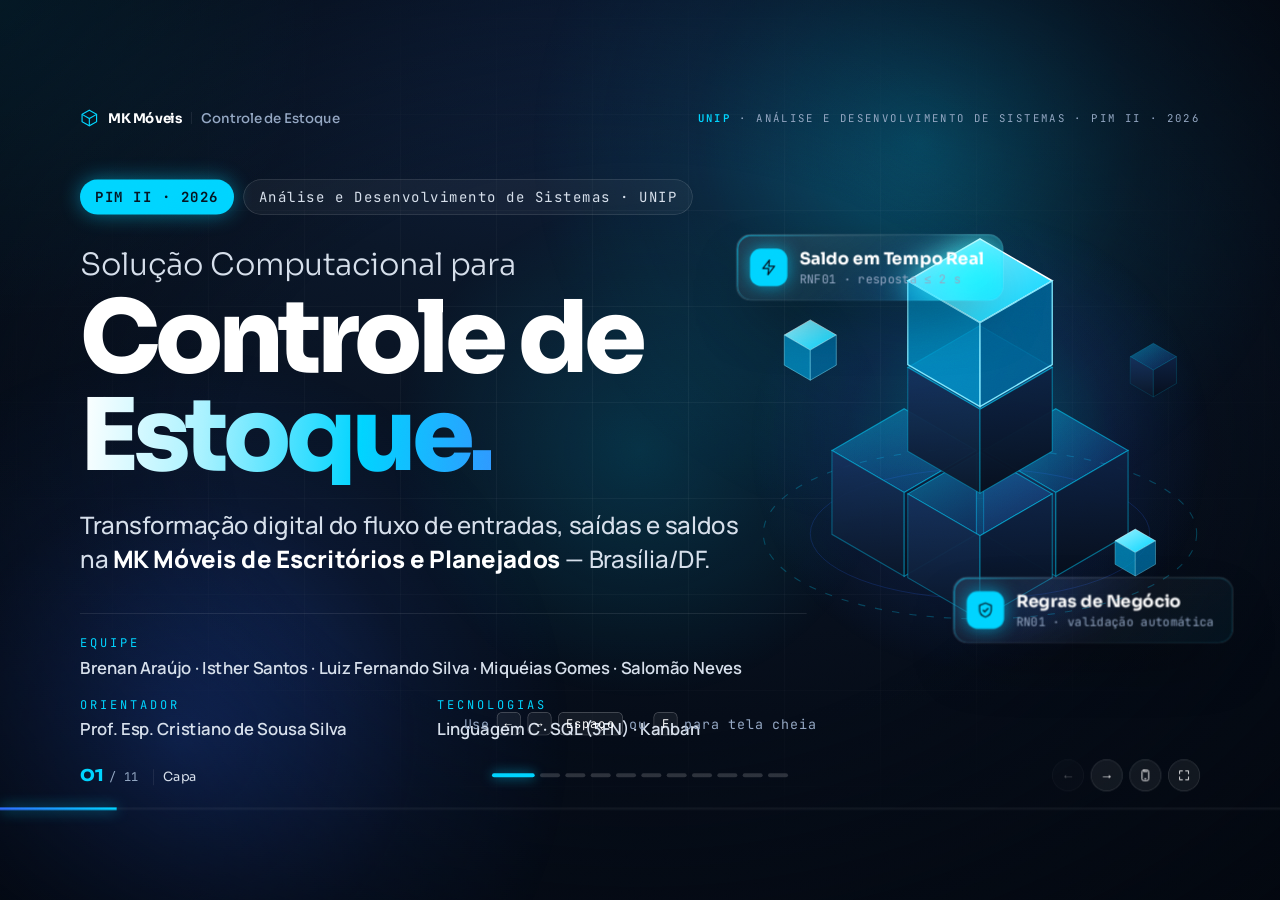
<file: index.html>
<!DOCTYPE html>
<html lang="pt-BR">
<head>
  <meta charset="UTF-8">
  <meta name="viewport" content="width=device-width, initial-scale=1.0">
  <title>Controle de Estoque — MK Móveis · PIM II UNIP</title>
  <link rel="stylesheet" href="assets/fonts.css">
  <link rel="stylesheet" href="styles.css">
</head>
<body>

  <!-- ================= SPRITE DE ÍCONES MINIMALISTAS ================= -->
  <svg xmlns="http://www.w3.org/2000/svg" style="display:none" aria-hidden="true">
    <symbol id="i-cube" viewBox="0 0 24 24">
      <path d="M12 2.5 20.5 7.3v9.4L12 21.5 3.5 16.7V7.3L12 2.5Z"/>
      <path d="M3.5 7.3 12 12l8.5-4.7M12 12v9.5"/>
    </symbol>
    <symbol id="i-sheet" viewBox="0 0 24 24">
      <rect x="3.5" y="4" width="17" height="16" rx="2.5"/>
      <path d="M3.5 9.5h17M9.5 9.5V20M15 14h2.5M15 17h2.5"/>
    </symbol>
    <symbol id="i-diff" viewBox="0 0 24 24">
      <path d="M4 8h13l-3.5-3.5M20 16H7l3.5 3.5"/>
    </symbol>
    <symbol id="i-search" viewBox="0 0 24 24">
      <circle cx="11" cy="11" r="6.5"/>
      <path d="m16 16 4.5 4.5M8.5 11h5"/>
    </symbol>
    <symbol id="i-alert" viewBox="0 0 24 24">
      <path d="M12 3.5 21.5 19.5a1.2 1.2 0 0 1-1 1.8H3.5a1.2 1.2 0 0 1-1-1.8L12 3.5Z"/>
      <path d="M12 10v4.5M12 17.5h.01"/>
    </symbol>
    <symbol id="i-pin" viewBox="0 0 24 24">
      <path d="M12 21s7-6.2 7-11.5A7 7 0 0 0 5 9.5C5 14.8 12 21 12 21Z"/>
      <circle cx="12" cy="9.5" r="2.5"/>
    </symbol>
    <symbol id="i-target" viewBox="0 0 24 24">
      <circle cx="12" cy="12" r="8.5"/>
      <circle cx="12" cy="12" r="4.5"/>
      <circle cx="12" cy="12" r="1.2" fill="currentColor"/>
    </symbol>
    <symbol id="i-kanban" viewBox="0 0 24 24">
      <rect x="3.5" y="4" width="4.5" height="15" rx="1.4"/>
      <rect x="9.75" y="4" width="4.5" height="10" rx="1.4"/>
      <rect x="16" y="4" width="4.5" height="13" rx="1.4"/>
    </symbol>
    <symbol id="i-mic" viewBox="0 0 24 24">
      <rect x="9" y="3.5" width="6" height="11" rx="3"/>
      <path d="M5.5 11a6.5 6.5 0 0 0 13 0M12 17.5v3M8.5 20.5h7"/>
    </symbol>
    <symbol id="i-db" viewBox="0 0 24 24">
      <ellipse cx="12" cy="5.5" rx="7.5" ry="2.8"/>
      <path d="M4.5 5.5v6c0 1.55 3.36 2.8 7.5 2.8s7.5-1.25 7.5-2.8v-6"/>
      <path d="M4.5 11.5v6c0 1.55 3.36 2.8 7.5 2.8s7.5-1.25 7.5-2.8v-6"/>
    </symbol>
    <symbol id="i-in" viewBox="0 0 24 24">
      <path d="M12 3.5v12m0 0-4.5-4.5M12 15.5l4.5-4.5"/>
      <path d="M4 17.5v1.5a1.5 1.5 0 0 0 1.5 1.5h13a1.5 1.5 0 0 0 1.5-1.5v-1.5"/>
    </symbol>
    <symbol id="i-out" viewBox="0 0 24 24">
      <path d="M12 15.5v-12m0 0-4.5 4.5M12 3.5l4.5 4.5"/>
      <path d="M4 17.5v1.5a1.5 1.5 0 0 0 1.5 1.5h13a1.5 1.5 0 0 0 1.5-1.5v-1.5"/>
    </symbol>
    <symbol id="i-window" viewBox="0 0 24 24">
      <rect x="3" y="4" width="18" height="16" rx="2.5"/>
      <path d="M3 9h18M7 6.5h.01M10 6.5h.01"/>
    </symbol>
    <symbol id="i-cpu" viewBox="0 0 24 24">
      <rect x="6.5" y="6.5" width="11" height="11" rx="2"/>
      <rect x="9.5" y="9.5" width="5" height="5" rx=".8"/>
      <path d="M9.5 3.5v3M14.5 3.5v3M9.5 17.5v3M14.5 17.5v3M3.5 9.5h3M3.5 14.5h3M17.5 9.5h3M17.5 14.5h3"/>
    </symbol>
    <symbol id="i-check" viewBox="0 0 24 24">
      <path d="m5 12.5 4.5 4.5L19 7.5"/>
    </symbol>
    <symbol id="i-x" viewBox="0 0 24 24">
      <path d="M6.5 6.5 17.5 17.5M17.5 6.5 6.5 17.5"/>
    </symbol>
    <symbol id="i-hub" viewBox="0 0 24 24">
      <circle cx="12" cy="12" r="3"/>
      <circle cx="12" cy="4" r="1.8"/><circle cx="19.5" cy="16.5" r="1.8"/><circle cx="4.5" cy="16.5" r="1.8"/>
      <path d="M12 9V5.8M14.6 13.5l3.3 1.9M9.4 13.5l-3.3 1.9"/>
    </symbol>
    <symbol id="i-cloud" viewBox="0 0 24 24">
      <path d="M6.8 18.5h10.7a4.2 4.2 0 0 0 .6-8.35A6 6 0 0 0 6.3 8.9 4.8 4.8 0 0 0 6.8 18.5Z"/>
    </symbol>
    <symbol id="i-shield" viewBox="0 0 24 24">
      <path d="M12 3 19.5 6v5.6c0 4.6-3.1 7.9-7.5 9.4-4.4-1.5-7.5-4.8-7.5-9.4V6L12 3Z"/>
      <path d="m9 12.2 2.1 2.1 4.2-4.2"/>
    </symbol>
    <symbol id="i-eye" viewBox="0 0 24 24">
      <path d="M2.5 12s3.5-6.5 9.5-6.5 9.5 6.5 9.5 6.5-3.5 6.5-9.5 6.5S2.5 12 2.5 12Z"/>
      <circle cx="12" cy="12" r="2.8"/>
    </symbol>
    <symbol id="i-heart" viewBox="0 0 24 24">
      <path d="M12 20.2s-7.5-4.7-7.5-10.2a4.3 4.3 0 0 1 7.5-2.8 4.3 4.3 0 0 1 7.5 2.8c0 5.5-7.5 10.2-7.5 10.2Z"/>
    </symbol>
    <symbol id="i-bolt" viewBox="0 0 24 24">
      <path d="M13 2.5 4.5 13.5H12l-1 8 8.5-11H12l1-8Z"/>
    </symbol>
    <symbol id="i-arrow" viewBox="0 0 24 24">
      <path d="M4.5 12h15m0 0-5.5-5.5M19.5 12 14 17.5"/>
    </symbol>
    <symbol id="i-chart" viewBox="0 0 24 24">
      <path d="M4 19.5h16M7.5 16v-5M12 16V7.5M16.5 16v-8"/>
    </symbol>
    <symbol id="i-bell" viewBox="0 0 24 24">
      <path d="M6.5 16.5h11l-1.3-2V10a4.2 4.2 0 0 0-8.4 0v4.5l-1.3 2ZM10 19a2 2 0 0 0 4 0"/>
    </symbol>
    <symbol id="i-barcode" viewBox="0 0 24 24">
      <path d="M4 5.5v13M7.5 5.5v13M10.5 5.5v13M14 5.5v13M17 5.5v13M20 5.5v13"/>
    </symbol>
    <symbol id="i-link" viewBox="0 0 24 24">
      <path d="M9.5 14.5 14.5 9.5M8 16l-1.5 1.5a3.5 3.5 0 0 1-5-5L4 10a3.5 3.5 0 0 1 5 0M16 8l1.5-1.5a3.5 3.5 0 0 1 5 5L20 14a3.5 3.5 0 0 1-5 0"/>
    </symbol>
    <symbol id="i-full" viewBox="0 0 24 24">
      <path d="M4 9V4h5M20 9V4h-5M4 15v5h5M20 15v5h-5"/>
    </symbol>
    <symbol id="i-phone" viewBox="0 0 24 24">
      <rect x="6" y="2.5" width="12" height="19" rx="3"/>
      <path d="M11 18h2M9 5h6"/>
    </symbol>
  </svg>

  <!-- ================= FUNDO CINEMATOGRÁFICO ================= -->
  <div class="bg" aria-hidden="true">
    <div class="blob b1" id="b1"></div>
    <div class="blob b2" id="b2"></div>
    <div class="blob b3" id="b3"></div>
    <div class="grid"></div>
    <div class="vignette"></div>
  </div>
  <div class="grain" aria-hidden="true"></div>
  <div class="cursor-glow" id="cursorGlow" aria-hidden="true"></div>

  <!-- ================= PALCO 1920×1080 ================= -->
  <main class="stage" id="stage">

    <!-- Topo fixo -->
    <header class="chrome-top">
      <div class="brand">
        <svg class="mark" viewBox="0 0 36 36" fill="none">
          <path d="M18 3 32 11v14L18 33 4 25V11L18 3Z" stroke="currentColor" stroke-width="2.2"/>
          <path d="M4 11 18 19l14-8M18 19v14" stroke="currentColor" stroke-width="2.2"/>
        </svg>
        <span>MK Móveis</span>
        <span class="sep"></span>
        <span class="muted">Controle de Estoque</span>
      </div>
      <div class="meta-top"><b>UNIP</b> · Análise e Desenvolvimento de Sistemas · PIM II · 2026</div>
    </header>

    <!-- =================================================================
         SLIDE 01 · CAPA
         ================================================================= -->
    <section class="slide s-cover active" data-title="Capa">
      <div class="cover-left">
        <div class="chips rv" style="--i:0">
          <span class="chip chip-solid">PIM II · 2026</span>
          <span class="chip">Análise e Desenvolvimento de Sistemas · UNIP</span>
        </div>

        <p class="pre rv" style="--i:1">Solução Computacional para</p>
        <h1 class="hero-title">
          <span class="ln" style="--i:2"><span>Controle de</span></span>
          <span class="ln" style="--i:3"><span class="grad">Estoque.</span></span>
        </h1>

        <p class="lead rv" style="--i:4">
          Transformação digital do fluxo de entradas, saídas e saldos na
          <strong>MK Móveis de Escritórios e Planejados</strong> — Brasília/DF.
        </p>

        <div class="cover-meta rv" style="--i:5">
          <div class="full">
            <span class="k">Equipe</span>
            <span class="v">Brenan Araújo · Isther Santos · Luiz Fernando Silva · Miquéias Gomes · Salomão Neves</span>
          </div>
          <div>
            <span class="k">Orientador</span>
            <span class="v">Prof. Esp. Cristiano de Sousa Silva</span>
          </div>
          <div>
            <span class="k">Tecnologias</span>
            <span class="v">Linguagem C · SQL (3FN) · Kanban</span>
          </div>
        </div>
      </div>

      <!-- Escultura isométrica de estoque -->
      <div class="cover-visual rv-scale" style="--i:3" aria-hidden="true">
        <div class="halo"></div>

        <div class="glass fchip" style="top:96px; left:24px;">
          <div class="dot-ic"><svg class="ic"><use href="#i-bolt"/></svg></div>
          <div>
            <b>Saldo em Tempo Real</b>
            <small>RNF01 · resposta ≤ 2 s</small>
          </div>
        </div>

        <div class="glass fchip f2" style="bottom:110px; right:10px;">
          <div class="dot-ic"><svg class="ic"><use href="#i-shield"/></svg></div>
          <div>
            <b>Regras de Negócio</b>
            <small>RN01 · validação automática</small>
          </div>
        </div>

        <svg class="cubes" viewBox="-360 -260 720 640">
          <defs>
            <linearGradient id="cTop" x1="0" y1="0" x2="1" y2="1">
              <stop offset="0%" stop-color="#00D4FF" stop-opacity=".42"/>
              <stop offset="100%" stop-color="#2F6BFF" stop-opacity=".14"/>
            </linearGradient>
            <linearGradient id="cLeft" x1="0" y1="0" x2="0" y2="1">
              <stop offset="0%" stop-color="#15325E" stop-opacity=".92"/>
              <stop offset="100%" stop-color="#0A1628" stop-opacity=".96"/>
            </linearGradient>
            <linearGradient id="cRight" x1="0" y1="0" x2="0" y2="1">
              <stop offset="0%" stop-color="#0D2244" stop-opacity=".95"/>
              <stop offset="100%" stop-color="#060E1C" stop-opacity=".98"/>
            </linearGradient>
            <linearGradient id="cHiTop" x1="0" y1="0" x2="1" y2="1">
              <stop offset="0%" stop-color="#9CF2FF"/>
              <stop offset="100%" stop-color="#00D4FF"/>
            </linearGradient>
            <g id="iso">
              <polygon points="0,-58 100,0 0,58 -100,0" fill="url(#cTop)" stroke="#00D4FF" stroke-opacity=".55" stroke-width="1.5"/>
              <polygon points="-100,0 0,58 0,174 -100,116" fill="url(#cLeft)" stroke="#00D4FF" stroke-opacity=".35" stroke-width="1.5"/>
              <polygon points="100,0 0,58 0,174 100,116" fill="url(#cRight)" stroke="#00D4FF" stroke-opacity=".45" stroke-width="1.5"/>
            </g>
            <g id="isoHi" class="cube-hi">
              <polygon points="0,-58 100,0 0,58 -100,0" fill="url(#cHiTop)" stroke="#FFFFFF" stroke-width="2"/>
              <polygon points="-100,0 0,58 0,174 -100,116" fill="#0095CC" fill-opacity=".75" stroke="#7FE9FF" stroke-width="1.8" class="edge"/>
              <polygon points="100,0 0,58 0,174 100,116" fill="#006699" fill-opacity=".85" stroke="#7FE9FF" stroke-width="1.8" class="edge"/>
            </g>
          </defs>

          <!-- Anéis orbitais -->
          <ellipse class="spin-ring" cx="0" cy="185" rx="300" ry="118" fill="none" stroke="#00D4FF" stroke-opacity=".26" stroke-width="1.5" stroke-dasharray="10 14"/>
          <ellipse cx="0" cy="185" rx="235" ry="90" fill="none" stroke="#2F6BFF" stroke-opacity=".22" stroke-width="1.2"/>

          <!-- Pilha isométrica -->
          <g class="float">
            <use href="#iso" transform="translate(-105, 70)"/>
            <use href="#iso" transform="translate(105, 70)"/>
            <use href="#iso" transform="translate(0, 130)"/>
            <use href="#iso" transform="translate(0, -45)"/>
            <use href="#isoHi" transform="translate(0, -165)"/>
          </g>

          <!-- Cubos satélites -->
          <g class="mini-cube" transform="translate(-235, -90) scale(.36)"><use href="#isoHi"/></g>
          <g class="mini-cube d2" transform="translate(240, -60) scale(.32)"><use href="#iso"/></g>
          <g class="mini-cube d3" transform="translate(215, 195) scale(.28)"><use href="#isoHi"/></g>
        </svg>
      </div>
    </section>

    <!-- =================================================================
         SLIDE 02 · O PROBLEMA
         ================================================================= -->
    <section class="slide s-problem" data-title="O Problema">
      <div class="ghost">02</div>
      <div class="eyebrow rv" style="--i:0"><b>02</b><i></i><span>Desafios do Dia a Dia</span></div>
      <h2 class="title">
        <span class="ln" style="--i:1"><span>A rotina com o <em class="grad">controle manual.</em></span></span>
      </h2>
      <p class="lead rv" style="--i:2">
        Com o crescimento das vendas, depender apenas de anotações no papel e planilhas começou a pesar na rotina da equipe.
      </p>

      <div class="grid-4">
        <article class="glass card rv" style="--i:3">
          <div class="icon-wrap"><svg class="ic"><use href="#i-sheet"/></svg></div>
          <h3>Informações Soltas</h3>
          <p>Registros espalhados entre cadernos, planilhas e a memória dos funcionários.</p>
        </article>
        <article class="glass card rv" style="--i:4">
          <div class="icon-wrap"><svg class="ic"><use href="#i-diff"/></svg></div>
          <h3>Dúvida no Saldo</h3>
          <p>A quantidade anotada nem sempre bate com o que realmente está na loja.</p>
        </article>
        <article class="glass card rv" style="--i:5">
          <div class="icon-wrap"><svg class="ic"><use href="#i-search"/></svg></div>
          <h3>Tempo Perdido</h3>
          <p>Dificuldade para achar peças rápido e dar uma resposta segura ao cliente.</p>
        </article>
        <article class="glass card rv" style="--i:6">
          <div class="icon-wrap"><svg class="ic"><use href="#i-alert"/></svg></div>
          <h3>Desgaste na Equipe</h3>
          <p>Retrabalho constante nas conferências e risco de perder vendas no balcão.</p>
        </article>
      </div>

      <div class="glass hl question rv" style="--i:7">
        <span class="label">O Nosso<br>Propósito</span>
        <p>Como transformar esse controle em um processo <strong>simples, ágil e tranquilo</strong> para quem trabalha na MK Móveis?</p>
      </div>
    </section>

    <!-- =================================================================
         SLIDE 03 · A EMPRESA
         ================================================================= -->
    <section class="slide s-company" data-title="A Empresa">
      <div class="ghost">03</div>
      <div class="split">
        <div>
          <div class="eyebrow rv" style="--i:0"><b>03</b><i></i><span>Estudo de Caso Real</span></div>
          <h2 class="title xl">
            <span class="ln" style="--i:1"><span>MK <em class="grad">Móveis.</em></span></span>
          </h2>
          <p class="subtitle rv" style="--i:2">Escritórios, Planejados &amp; Persianas</p>
          <p class="lead rv" style="--i:3">
            Empresa familiar localizada na <strong>Asa Norte (SHCGN 708)</strong>, com sólida trajetória em Brasília, especializada no fornecimento completo de mobiliário corporativo e soluções inteligentes para ambientes profissionais.
          </p>

          <div class="stats">
            <div class="glass stat rv" style="--i:4">
              <b data-count="2010">2010</b>
              <span>Fundação em Brasília · DF</span>
            </div>
            <div class="glass stat rv" style="--i:5">
              <b data-count="8">8</b>
              <span>Colaboradores na operação</span>
            </div>
            <div class="glass stat rv" style="--i:6">
              <b>B2B + B2C</b>
              <span>Empresas e escritórios locais</span>
            </div>
            <div class="glass stat rv" style="--i:7">
              <b>Asa Norte</b>
              <span>SHCGN 708 · Bloco B · Loja 27</span>
            </div>
          </div>
        </div>

        <div class="photo-stage rv-right" style="--i:3">
          <figure class="photo-frame">
            <img src="assets/visita-mk.jpg" alt="Visita técnica da equipe à MK Móveis em Brasília">
            <figcaption>
              <svg class="ic"><use href="#i-pin"/></svg>
              <span>Visita Técnica · Outubro 2026</span>
              <small>Brasília/DF</small>
            </figcaption>
          </figure>
        </div>
      </div>
    </section>

    <!-- =================================================================
         SLIDE 04 · METODOLOGIA (Original Slide 05)
         ================================================================= -->
    <section class="slide s-method" data-title="Metodologia">
      <div class="ghost">04</div>
      <div class="eyebrow rv" style="--i:0"><b>04</b><i></i><span>Pesquisa Aplicada &amp; Gestão Ágil</span></div>
      <h2 class="title">
        <span class="ln" style="--i:1"><span>Do campo ao <em class="grad">fluxo Kanban.</em></span></span>
      </h2>

      <div class="method">
        <div class="method-cards">
          <article class="glass mcard rv-left" style="--i:2">
            <div class="mc-head">
              <div class="icon-wrap"><svg class="ic"><use href="#i-mic"/></svg></div>
              <div>
                <h3>Entrevista Presencial</h3>
                <p>Coleta em 03/10/2026 com o sócio fundador Elias Marcos Moreira Gomes.</p>
              </div>
            </div>
            <div class="tags">
              <span class="tag">Pesquisa Aplicada</span>
              <span class="tag">Estudo de Caso</span>
              <span class="tag">9 Questões Estruturadas</span>
            </div>
          </article>

          <article class="glass mcard rv-left" style="--i:3">
            <div class="mc-head">
              <div class="icon-wrap"><svg class="ic"><use href="#i-kanban"/></svg></div>
              <div>
                <h3>Kanban no Trello</h3>
                <p>Gestão visual, limite de WIP e revisão cruzada entre os 5 integrantes.</p>
              </div>
            </div>
            <div class="flow-chips">
              <span>Backlog</span><i>→</i>
              <span>A Fazer</span><i>→</i>
              <span>Andamento</span><i>→</i>
              <span>Revisão</span><i>→</i>
              <span>Concluído</span>
            </div>
          </article>
        </div>

        <div class="screen-stage rv-right" style="--i:4">
          <div class="screen">
            <div class="screen-bar">
              <i></i><i></i><i></i>
              <span>trello.com · Quadro Kanban PIM II</span>
            </div>
            <img src="assets/kanban-trello.png" alt="Quadro Kanban do grupo no Trello">
          </div>
          <div class="caption">
            <svg class="ic"><use href="#i-kanban"/></svg>
            <span>Apêndice B · Quadro real utilizado pela equipe durante o desenvolvimento</span>
          </div>
        </div>
      </div>
    </section>

    <!-- =================================================================
         SLIDE 05 · ENGENHARIA DE SOFTWARE
         ================================================================= -->
    <section class="slide s-eng" data-title="Engenharia de Software">
      <div class="ghost">05</div>
      <div class="eyebrow rv" style="--i:0"><b>05</b><i></i><span>Engenharia de Software Ágil</span></div>
      <h2 class="title">
        <span class="ln" style="--i:1"><span>Requisitos &amp; <em class="grad">Casos de Uso.</em></span></span>
      </h2>

      <div class="req-layout">
        <div class="req-list">
          <article class="glass req rv-left" style="--i:2">
            <span class="big" data-count="11">11</span>
            <div>
              <span class="tag-k">RF · Requisitos Funcionais</span>
              <p>Cadastrar item · Registrar entrada e saída · Consultar saldo · Estornar</p>
            </div>
          </article>

          <article class="glass req rv-left" style="--i:3">
            <span class="big" data-count="7">7</span>
            <div>
              <span class="tag-k">RNF · Requisitos Não Funcionais</span>
              <p>Resposta ≤ 2 s · Treino ≤ 30 min · SLA ≥ 99% · Backup diário · Senha hash</p>
            </div>
          </article>

          <article class="glass req rv-left" style="--i:4">
            <span class="big" data-count="6">6</span>
            <div>
              <span class="tag-k">RN · Regras de Negócio</span>
              <p>Proíbe saldo negativo · Código único · Inativação sem exclusão · Estorno auditável</p>
            </div>
          </article>
        </div>

        <!-- Diagrama UML de Casos de Uso -->
        <div class="glass usecase rv-right" style="--i:3">
          <span class="label">Diagrama UML · Casos de Uso</span>
          <svg viewBox="0 0 580 510">
            <rect class="uc-box" x="195" y="18" width="365" height="474" rx="22"/>
            <text class="uc-sys" x="378" y="48">SISTEMA DE ESTOQUE · MK</text>

            <!-- Linhas ator -> casos -->
            <path class="uc-line draw" pathLength="1" style="--i:4" d="M115 240 L238 98"/>
            <path class="uc-line draw" pathLength="1" style="--i:5" d="M115 240 L238 178"/>
            <path class="uc-line draw" pathLength="1" style="--i:6" d="M115 240 L238 258"/>
            <path class="uc-line draw" pathLength="1" style="--i:7" d="M115 240 L238 338"/>
            <path class="uc-line draw" pathLength="1" style="--i:8" d="M115 240 L238 418"/>

            <!-- Ator -->
            <g class="pop" style="--i:3">
              <circle class="uc-actor" cx="78" cy="195" r="22"/>
              <path class="uc-actor" d="M78 217v58M44 236h68M78 275l-28 44M78 275l28 44"/>
              <text class="uc-actor-lbl" x="78" y="352">Operador MK</text>
            </g>

            <!-- Elipses de caso de uso -->
            <g class="pop" style="--i:4">
              <ellipse class="uc-ell" cx="378" cy="98" rx="142" ry="30"/>
              <text class="uc-txt" x="378" y="98">Cadastrar Produto</text>
            </g>
            <g class="pop" style="--i:5">
              <ellipse class="uc-ell" cx="378" cy="178" rx="142" ry="30"/>
              <text class="uc-txt" x="378" y="178">Registrar Entrada</text>
            </g>
            <g class="pop" style="--i:6">
              <ellipse class="uc-ell" cx="378" cy="258" rx="142" ry="30"/>
              <text class="uc-txt" x="378" y="258">Registrar Saída</text>
            </g>
            <g class="pop" style="--i:7">
              <ellipse class="uc-ell" cx="378" cy="338" rx="142" ry="30"/>
              <text class="uc-txt" x="378" y="338">Consultar Saldo</text>
            </g>
            <g class="pop" style="--i:8">
              <ellipse class="uc-ell" cx="378" cy="418" rx="142" ry="30"/>
              <text class="uc-txt" x="378" y="418">Listar Histórico</text>
            </g>
          </svg>
        </div>
      </div>
    </section>

    <!-- =================================================================
         SLIDE 06 · BANCO DE DADOS (DER)
         ================================================================= -->
    <section class="slide s-db" data-title="Banco de Dados">
      <div class="ghost">06</div>
      <div class="eyebrow rv" style="--i:0"><b>06</b><i></i><span>Modelagem Relacional · 3ª Forma Normal</span></div>
      <h2 class="title">
        <span class="ln" style="--i:1"><span>4 entidades &amp; <em class="grad">DER visual.</em></span></span>
      </h2>

      <div class="der">
        <!-- Conexões SVG entre tabelas -->
        <svg class="links" viewBox="0 0 1680 560">
          <!-- Produto (1) -> (1) Estoque -->
          <path class="link draw" pathLength="1" style="--i:3" d="M 380 120 L 630 120"/>
          <path class="link-flow" pathLength="1" d="M 380 120 L 630 120"/>
          <g class="card-badge pop" style="--i:4"><circle cx="412" cy="120" r="16"/><text x="412" y="120">1</text></g>
          <g class="card-badge pop" style="--i:4"><circle cx="598" cy="120" r="16"/><text x="598" y="120">1</text></g>

          <!-- Estoque (1) -> (N) Entrada -->
          <path class="link draw" pathLength="1" style="--i:5" d="M 630 82 L 505 82 L 505 405 L 560 405"/>
          <path class="link-flow" pathLength="1" d="M 630 82 L 505 82 L 505 405 L 560 405"/>
          <g class="card-badge pop" style="--i:6"><circle cx="598" cy="82" r="16"/><text x="598" y="82">1</text></g>
          <g class="card-badge pop" style="--i:6"><circle cx="532" cy="405" r="16"/><text x="532" y="405">N</text></g>

          <!-- Estoque (1) -> (N) Saída -->
          <path class="link draw" pathLength="1" style="--i:7" d="M 990 82 L 1050 82 L 1050 220 L 1360 220 L 1360 370 L 1330 370"/>
          <path class="link-flow" pathLength="1" d="M 990 82 L 1050 82 L 1050 220 L 1360 220 L 1360 370 L 1330 370"/>
          <g class="card-badge pop" style="--i:8"><circle cx="1022" cy="82" r="16"/><text x="1022" y="82">1</text></g>
          <g class="card-badge pop" style="--i:8"><circle cx="1345" cy="370" r="16"/><text x="1345" y="370">N</text></g>
        </svg>

        <!-- PRODUTO -->
        <article class="glass ent rv-scale" style="--i:2; left:0; top:10px; width:380px;">
          <header><svg class="ic"><use href="#i-cube"/></svg><span>produto</span></header>
          <ul>
            <li><span class="pk">PK</span>codprod<em>INT</em></li>
            <li>nome<em>VARCHAR(100)</em></li>
            <li>descricao<em>TEXT</em></li>
            <li>preco_unitario<em>DECIMAL(10,2)</em></li>
            <li>fornecedor<em>INT</em></li>
          </ul>
        </article>

        <!-- ESTOQUE -->
        <article class="glass hl ent rv-scale" style="--i:3; left:630px; top:10px; width:360px;">
          <header><svg class="ic"><use href="#i-db"/></svg><span>estoque</span></header>
          <ul>
            <li><span class="pk">PK</span>codest<em>INT</em></li>
            <li><span class="fk">FK</span>codprod<em>INT</em></li>
            <li>qtest<em>INT DEFAULT 0</em></li>
          </ul>
        </article>

        <!-- ENTRADA -->
        <article class="glass ent rv-scale" style="--i:5; left:560px; top:275px; width:360px;">
          <header><svg class="ic"><use href="#i-in"/></svg><span>entrada</span></header>
          <ul>
            <li><span class="pk">PK</span>ident<em>INT</em></li>
            <li><span class="fk">FK</span>codest<em>INT</em></li>
            <li>qtent<em>INT NOT NULL</em></li>
            <li>data<em>DATE</em></li>
          </ul>
        </article>

        <!-- SAÍDA -->
        <article class="glass ent rv-scale" style="--i:6; left:970px; top:275px; width:360px;">
          <header><svg class="ic"><use href="#i-out"/></svg><span>saida</span></header>
          <ul>
            <li><span class="pk">PK</span>idsaid<em>INT</em></li>
            <li><span class="fk">FK</span>codest<em>INT</em></li>
            <li>qtsaid<em>INT NOT NULL</em></li>
            <li>data<em>DATE</em></li>
          </ul>
        </article>

        <!-- SQL Card -->
        <div class="glass code rv-right" style="--i:4; left:1090px; top:10px; width:590px;">
          <span class="label">Consulta SQL · Saldo Atual</span>
          <pre><span class="kw">SELECT</span> p.nome, e.qtest
<span class="kw">FROM</span>   produto p
<span class="kw">JOIN</span>   estoque e <span class="kw">ON</span> p.codprod = e.codprod;</pre>
        </div>

        <!-- Badges -->
        <div class="chips rv" style="--i:7">
          <span class="chip chip-solid">Normalizado em 3FN</span>
          <span class="chip">Integridade Referencial PK / FK</span>
          <span class="chip">MySQL Relacional</span>
        </div>
      </div>
    </section>

    <!-- =================================================================
         SLIDE 07 · ARQUITETURA DO SISTEMA
         ================================================================= -->
    <section class="slide s-arch" data-title="Arquitetura">
      <div class="ghost">07</div>
      <div class="eyebrow rv" style="--i:0"><b>07</b><i></i><span>Arquitetura Modular &amp; Linguagem C</span></div>
      <h2 class="title">
        <span class="ln" style="--i:1"><span>Sistema em <em class="grad">3 camadas.</em></span></span>
      </h2>

      <div class="arch-layout">
        <div class="layers">
          <article class="glass layer rv-left" style="--i:2">
            <div class="icon-wrap"><svg class="ic"><use href="#i-window"/></svg></div>
            <div>
              <h3>01 · Camada de Interface</h3>
              <p>Menus interativos, leitura de entradas e mensagens claras de validação.</p>
            </div>
            <span class="layer-tag">Interação Humana</span>
          </article>

          <div class="connector rv" style="--i:3"></div>

          <article class="glass hl layer rv-left" style="--i:4">
            <div class="icon-wrap"><svg class="ic"><use href="#i-cpu"/></svg></div>
            <div>
              <h3>02 · Camada de Lógica</h3>
              <p>Funções modulares, <code>if/else</code>, laços e validação das Regras de Negócio.</p>
            </div>
            <span class="layer-tag">Programação em C</span>
          </article>

          <div class="connector rv" style="--i:5"></div>

          <article class="glass layer rv-left" style="--i:6">
            <div class="icon-wrap"><svg class="ic"><use href="#i-db"/></svg></div>
            <div>
              <h3>03 · Camada de Dados</h3>
              <p>Vetores e matrizes em memória integrados ao banco relacional SQL.</p>
            </div>
            <span class="layer-tag">Persistência SQL</span>
          </article>
        </div>

        <!-- Fluxo de atividade (Saída) -->
        <aside class="glass flowcard rv-right" style="--i:5">
          <span class="label">Fluxo Crítico · Registrar Saída</span>
          <div class="fstep"><b>1</b><span>Informar código e quantidade</span></div>
          <div class="fline"></div>
          <div class="fstep"><b>2</b><span>Consultar saldo em <code>estoque</code></span></div>
          <div class="fline"></div>
          <div class="fdec">Saldo suficiente?</div>
          <div class="fbranch">
            <div class="fyes">
              <small><svg class="ic"><use href="#i-check"/></svg> SIM</small>
              <span>Grava saída e atualiza saldo</span>
            </div>
            <div class="fno">
              <small><svg class="ic"><use href="#i-x"/></svg> NÃO · RN01</small>
              <span>Bloqueia e exibe motivo</span>
            </div>
          </div>
        </aside>
      </div>
    </section>

    <!-- =================================================================
         SLIDE 08 · REDES
         ================================================================= -->
    <section class="slide s-net" data-title="Redes e Nuvem">
      <div class="ghost">08</div>
      <div class="eyebrow rv" style="--i:0"><b>08</b><i></i><span>Redes de Computadores &amp; Sistemas Distribuídos</span></div>
      <h2 class="title">
        <span class="ln" style="--i:1"><span>Topologia <em class="grad">Estrela + Nuvem.</em></span></span>
      </h2>

      <div class="net-layout">
        <div class="glass net rv-scale" style="--i:2">
          <svg viewBox="0 0 1000 590">
            <!-- Cabos -->
            <path id="wCloud" class="wire-net" d="M 500 325 L 500 115"/>
            <path id="wN1" class="wire draw" pathLength="1" style="--i:3" d="M 500 325 L 180 185"/>
            <path id="wN2" class="wire draw" pathLength="1" style="--i:4" d="M 500 325 L 820 185"/>
            <path id="wDesk" class="wire draw" pathLength="1" style="--i:5" d="M 500 325 L 500 500"/>

            <!-- Pacotes de dados animados -->
            <circle class="packet" r="5"><animateMotion dur="2.6s" repeatCount="indefinite" path="M 500 325 L 180 185"/></circle>
            <circle class="packet" r="5"><animateMotion dur="2.2s" begin="0.6s" repeatCount="indefinite" path="M 820 185 L 500 325"/></circle>
            <circle class="packet" r="5"><animateMotion dur="2.0s" begin="0.3s" repeatCount="indefinite" path="M 500 325 L 500 500"/></circle>
            <circle class="packet" r="6"><animateMotion dur="2.4s" repeatCount="indefinite" path="M 500 325 L 500 115"/></circle>

            <!-- Nuvem Google -->
            <g class="pop" style="--i:3" transform="translate(500, 95)">
              <rect class="n-bg" x="-230" y="-54" width="460" height="108" rx="54"/>
              <text class="n-lbl" x="0" y="-4">Google Cloud</text>
              <text class="n-sub" x="0" y="26">Gmail · Google Drive · Pedidos</text>
            </g>

            <!-- Notebook 01 -->
            <g class="pop" style="--i:4" transform="translate(180, 185)">
              <rect class="n-bg" x="-135" y="-50" width="270" height="100" rx="22"/>
              <text class="n-lbl" x="0" y="-4">Notebook 01</text>
              <text class="n-sub" x="0" y="25">Vendas &amp; Atendimento</text>
            </g>

            <!-- Notebook 02 -->
            <g class="pop" style="--i:5" transform="translate(820, 185)">
              <rect class="n-bg" x="-135" y="-50" width="270" height="100" rx="22"/>
              <text class="n-lbl" x="0" y="-4">Notebook 02</text>
              <text class="n-sub" x="0" y="25">Orçamentos &amp; Propostas</text>
            </g>

            <!-- Desktop 1TB -->
            <g class="pop" style="--i:6" transform="translate(500, 500)">
              <rect class="n-bg" x="-175" y="-50" width="350" height="100" rx="22"/>
              <text class="n-lbl" x="0" y="-4">Desktop Principal · 1 TB</text>
              <text class="n-sub" x="0" y="25">Base Local · Notas Fiscais</text>
            </g>

            <!-- Switch Central -->
            <g class="pop" style="--i:2" transform="translate(500, 325)">
              <circle class="n-pulse" r="68"/>
              <circle class="n-bg core" r="68"/>
              <text class="n-lbl" x="0" y="-2">SWITCH</text>
              <text class="n-sub" x="0" y="24">Nó Central</text>
            </g>
          </svg>
        </div>

        <div class="features">
          <article class="glass feat rv-right" style="--i:3">
            <div class="icon-wrap sm"><svg class="ic"><use href="#i-hub"/></svg></div>
            <div>
              <h3>Gerência Centralizada</h3>
              <p>Monitoramento unificado de tráfego e políticas de acesso no switch.</p>
            </div>
          </article>

          <article class="glass feat rv-right" style="--i:4">
            <div class="icon-wrap sm"><svg class="ic"><use href="#i-shield"/></svg></div>
            <div>
              <h3>Isolamento de Falhas</h3>
              <p>A queda de uma estação não interrompe o restante da loja.</p>
            </div>
          </article>

          <article class="glass feat rv-right" style="--i:5">
            <div class="icon-wrap sm"><svg class="ic"><use href="#i-cloud"/></svg></div>
            <div>
              <h3>Arquitetura Híbrida</h3>
              <p>Rede local rápida aliada à escalabilidade da nuvem com custo enxuto.</p>
            </div>
          </article>
        </div>
      </div>
    </section>

    <!-- =================================================================
         SLIDE 09 · DIREITOS HUMANOS
         ================================================================= -->
    <section class="slide s-rights" data-title="Direitos Humanos">
      <div class="ghost">09</div>
      <div class="eyebrow rv" style="--i:0"><b>09</b><i></i><span>Ética, Cidadania &amp; Responsabilidade Social</span></div>
      <h2 class="title">
        <span class="ln" style="--i:1"><span>Tecnologia centrada <em class="grad">em pessoas.</em></span></span>
      </h2>

      <div class="rights">
        <article class="glass right-card rv-left" style="--i:2">
          <div class="rc-head">
            <div class="icon-wrap lg"><svg class="ic"><use href="#i-shield"/></svg></div>
            <div>
              <h3>LGPD &amp; Privacidade</h3>
              <small>Lei nº 13.709/2018 · CF/88 Art. 5º</small>
            </div>
          </div>
          <ul class="ticks">
            <li><svg class="ic"><use href="#i-check"/></svg><span>Senhas criptografadas e bloqueio após 5 falhas</span></li>
            <li><svg class="ic"><use href="#i-check"/></svg><span>Permissões por perfil: sócio, administrativo e vendas</span></li>
            <li><svg class="ic"><use href="#i-check"/></svg><span>Coleta mínima restrita à finalidade operacional</span></li>
          </ul>
        </article>

        <article class="glass right-card rv-right" style="--i:3">
          <div class="rc-head">
            <div class="icon-wrap lg"><svg class="ic"><use href="#i-eye"/></svg></div>
            <div>
              <h3>Acessibilidade</h3>
              <small>Estatuto da PcD · Lei nº 13.146/2015</small>
            </div>
          </div>
          <ul class="ticks">
            <li><svg class="ic"><use href="#i-check"/></svg><span>Alto contraste visual e tipografia legível</span></li>
            <li><svg class="ic"><use href="#i-check"/></svg><span>Navegação direta: capacitação em até 30 min</span></li>
            <li><svg class="ic"><use href="#i-check"/></svg><span>100% das recusas informam o motivo ao operador</span></li>
          </ul>
        </article>
      </div>

      <div class="glass hl strip rv" style="--i:4">
        <div class="icon-wrap sm"><svg class="ic"><use href="#i-heart"/></svg></div>
        <p>Valorização do trabalho humano: menos retrabalho, mais autonomia para os 8 colaboradores.</p>
        <span>CF/88 · Art. 1º · Dignidade da Pessoa Humana</span>
      </div>
    </section>

    <!-- =================================================================
         SLIDE 10 · RESULTADOS E BENEFÍCIOS
         ================================================================= -->
    <section class="slide s-results" data-title="Resultados">
      <div class="ghost">10</div>
      <div class="eyebrow rv" style="--i:0"><b>10</b><i></i><span>Impacto Esperado &amp; Métricas Verificáveis</span></div>
      <h2 class="title">
        <span class="ln" style="--i:1"><span>Resultados &amp; <em class="grad">Benefícios.</em></span></span>
      </h2>

      <div class="metrics">
        <article class="glass metric rv" style="--i:2">
          <span class="m-k">RNF01 · DESEMPENHO</span>
          <b><small>≤</small><span data-count="2">2</span><small>s</small></b>
          <p>Consulta de saldo e itens</p>
        </article>

        <article class="glass metric rv" style="--i:3">
          <span class="m-k">RNF02 · USABILIDADE</span>
          <b><small>≤</small><span data-count="30">30</span><small>min</small></b>
          <p>Treinamento operacional</p>
        </article>

        <article class="glass metric rv" style="--i:4">
          <span class="m-k">RNF03 · DISPONIBILIDADE</span>
          <b><small>≥</small><span data-count="99">99</span><small>%</small></b>
          <p>Ativo no horário comercial</p>
        </article>

        <article class="glass metric rv" style="--i:5">
          <span class="m-k">RN01 + RN06 · AUDITORIA</span>
          <b><span data-count="100">100</span><small>%</small></b>
          <p>Movimentações rastreáveis</p>
        </article>
      </div>

      <div class="compare">
        <div class="glass cmp before rv-left" style="--i:6">
          <div class="icon-wrap"><svg class="ic"><use href="#i-sheet"/></svg></div>
          <div>
            <small>Antes · Controle Manual</small>
            <p>Planilhas soltas, anotações em papel, saldo divergente e busca demorada no depósito.</p>
          </div>
        </div>

        <div class="cmp-arrow pop" style="--i:7">
          <svg class="ic"><use href="#i-arrow"/></svg>
        </div>

        <div class="glass hl cmp after rv-right" style="--i:8">
          <div class="icon-wrap"><svg class="ic"><use href="#i-bolt"/></svg></div>
          <div>
            <small>Depois · Solução Computacional</small>
            <p>Base centralizada, bloqueio de saldo negativo e números consistentes e confiáveis.</p>
          </div>
        </div>
      </div>
    </section>

    <!-- =================================================================
         SLIDE 11 · CONCLUSÃO + PRÓXIMOS PASSOS
         ================================================================= -->
    <section class="slide s-end" data-title="Conclusão">
      <div class="ghost">11</div>
      <div class="eyebrow rv" style="--i:0"><b>11</b><i></i><span>Encerramento &amp; Evolução Contínua</span></div>
      <h2 class="title">
        <span class="ln" style="--i:1"><span>Conclusão &amp; <em class="grad">Próximos Passos.</em></span></span>
      </h2>
      <p class="lead rv" style="--i:2">
        A solução integra <strong>Programação em C, Banco de Dados, Engenharia Ágil, Redes e Direitos Humanos</strong>
        para modernizar o estoque da MK Móveis sem substituir o sistema fiscal existente.
      </p>

      <div class="steps-head rv" style="--i:3">
        <span class="label">Roadmap de Evolução Futura</span>
      </div>

      <div class="steps">
        <div class="steps-track"><span></span></div>

        <div class="step-col rv" style="--i:4">
          <div class="step-dot"></div>
          <article class="glass step">
            <div class="step-top">
              <span class="step-n">FASE 01</span>
              <div class="icon-wrap sm"><svg class="ic"><use href="#i-bell"/></svg></div>
            </div>
            <h3>Alertas de Estoque Mínimo</h3>
          </article>
        </div>

        <div class="step-col rv" style="--i:5">
          <div class="step-dot"></div>
          <article class="glass step">
            <div class="step-top">
              <span class="step-n">FASE 02</span>
              <div class="icon-wrap sm"><svg class="ic"><use href="#i-barcode"/></svg></div>
            </div>
            <h3>Leitura por Código de Barras</h3>
          </article>
        </div>

        <div class="step-col rv" style="--i:6">
          <div class="step-dot"></div>
          <article class="glass step">
            <div class="step-top">
              <span class="step-n">FASE 03</span>
              <div class="icon-wrap sm"><svg class="ic"><use href="#i-chart"/></svg></div>
            </div>
            <h3>Relatórios Gerenciais</h3>
          </article>
        </div>

        <div class="step-col rv" style="--i:7">
          <div class="step-dot"></div>
          <article class="glass step">
            <div class="step-top">
              <span class="step-n">FASE 04</span>
              <div class="icon-wrap sm"><svg class="ic"><use href="#i-link"/></svg></div>
            </div>
            <h3>Integração com Emissor de NF-e</h3>
          </article>
        </div>
      </div>

      <div class="closing rv" style="--i:8">
        <div class="thanks grad">Obrigado.</div>
        <div class="closing-meta">
          <div><b>UNIP · Brasília/DF · 2026</b> — Análise e Desenvolvimento de Sistemas</div>
          <div>Brenan · Isther · Luiz Fernando · Miquéias · Salomão · Orientador: Prof. Esp. Cristiano Silva</div>
        </div>
      </div>
    </section>

    <!-- Dica rápida de navegação -->
    <div class="hint" id="hint">
      Use <kbd>←</kbd> <kbd>→</kbd> <kbd>Espaço</kbd> ou <kbd>F</kbd> para tela cheia
    </div>

    <!-- Sweep luminoso entre slides -->
    <div class="sweep" id="sweep" aria-hidden="true"></div>

    <!-- Rodapé fixo -->
    <footer class="chrome-bottom">
      <div class="counter">
        <b id="curNum">01</b>
        <span id="totalNum">/ 11</span>
        <em id="curTitle">Capa</em>
      </div>

      <div class="pager" id="pager" role="tablist" aria-label="Navegação de slides"></div>

      <div class="nav">
        <button id="prevBtn" type="button" title="Slide anterior (←)" aria-label="Slide anterior">←</button>
        <button id="nextBtn" type="button" title="Próximo slide (→)" aria-label="Próximo slide">→</button>
        <button id="remoteBtn" type="button" title="Controle via Smartphone" aria-label="Abrir controle remoto via smartphone">
          <svg class="ic"><use href="#i-phone"/></svg>
        </button>
        <button id="fsBtn" type="button" title="Tela cheia (F)" aria-label="Alternar tela cheia">
          <svg class="ic"><use href="#i-full"/></svg>
        </button>
      </div>
    </footer>

    <!-- Modal do QR Code para Controle Remoto -->
    <div class="qr-modal-overlay" id="qrModal" aria-hidden="true">
      <div class="glass qr-modal">
        <button class="qr-close" id="qrClose" type="button" aria-label="Fechar">✕</button>
        <div class="qr-tag">Controle Remoto</div>
        <h3>Controle pelo Smartphone</h3>
        <p>Aponte a câmera do seu celular para o QR Code abaixo para navegar pelos slides remotamente.</p>
        
        <div class="qr-box">
          <div id="qrcode"></div>
        </div>

        <div class="qr-status" id="qrStatus">
          <span class="qr-dot"></span>
          <span id="qrStatusText">Aguardando conexão...</span>
        </div>

        <div class="qr-link-copy">
          <span id="qrLinkText">Carregando link...</span>
        </div>
      </div>
    </div>

    <!-- Barra de progresso -->
    <div class="progress"><span id="progBar"></span></div>

  </main>

  <script src="assets/peerjs.min.js"></script>
  <script src="assets/qrcode.min.js"></script>
  <script src="deck.js"></script>
</body>
</html>
</file>
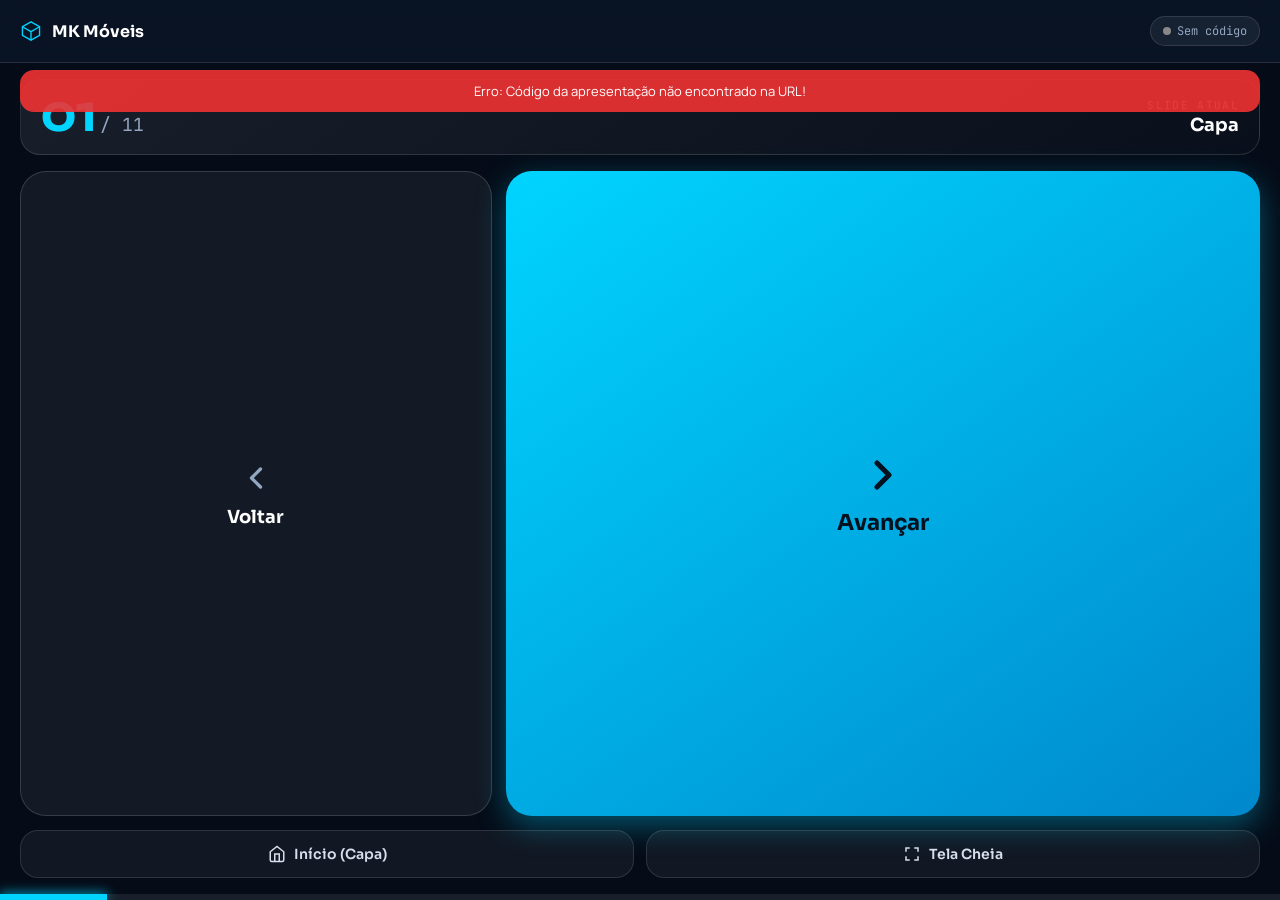
<file: remote.html>
<!DOCTYPE html>
<html lang="pt-BR">
<head>
  <meta charset="UTF-8">
  <meta name="viewport" content="width=device-width, initial-scale=1.0, maximum-scale=1.0, user-scalable=no">
  <title>Controle Remoto — MK Móveis</title>
  <link rel="stylesheet" href="assets/fonts.css">
  <script src="assets/peerjs.min.js"></script>
  <style>
    *, *::before, *::after { box-sizing: border-box; margin: 0; padding: 0; }
    
    :root {
      --bg: #0A1628;
      --bg-deep: #050C18;
      --cyan: #00D4FF;
      --white: #FFFFFF;
      --gray: #D6DFEB;
      --muted: #93A6C2;
      --line: rgba(255, 255, 255, .12);
    }

    body {
      background: var(--bg-deep);
      color: var(--white);
      font-family: 'Manrope', -apple-system, BlinkMacSystemFont, sans-serif;
      min-height: 100vh;
      display: flex;
      flex-direction: column;
      user-select: none;
      -webkit-user-select: none;
      overflow: hidden;
      touch-action: manipulation;
    }

    /* Barra Superior */
    header {
      padding: 16px 20px;
      display: flex;
      align-items: center;
      justify-content: space-between;
      border-bottom: 1px solid var(--line);
      background: rgba(10, 22, 40, .8);
      backdrop-filter: blur(12px);
      -webkit-backdrop-filter: blur(12px);
    }

    .brand {
      display: flex;
      align-items: center;
      gap: 10px;
      font-family: 'Sora', sans-serif;
      font-weight: 700;
      font-size: 16px;
    }
    .brand svg { width: 22px; height: 22px; color: var(--cyan); }

    .status-badge {
      display: flex;
      align-items: center;
      gap: 6px;
      font-family: 'JetBrains Mono', monospace;
      font-size: 12px;
      padding: 6px 12px;
      border-radius: 999px;
      background: rgba(255, 255, 255, .06);
      border: 1px solid var(--line);
      color: var(--muted);
    }
    .status-badge.connected {
      background: rgba(0, 212, 255, .15);
      border-color: rgba(0, 212, 255, .4);
      color: var(--cyan);
    }
    .status-dot {
      width: 8px;
      height: 8px;
      border-radius: 50%;
      background: #888;
    }
    .connected .status-dot {
      background: var(--cyan);
      box-shadow: 0 0 10px var(--cyan);
    }

    /* Painel Central do Slide Atual */
    .current-card {
      margin: 16px 20px 0;
      padding: 18px 20px;
      border-radius: 20px;
      background: linear-gradient(145deg, rgba(255, 255, 255, .08), rgba(255, 255, 255, .02));
      border: 1px solid rgba(255, 255, 255, .12);
      display: flex;
      align-items: center;
      justify-content: space-between;
    }

    .slide-num {
      display: flex;
      align-items: baseline;
      gap: 4px;
    }
    .slide-num b {
      font-family: 'Unbounded', sans-serif;
      font-size: 38px;
      color: var(--cyan);
      line-height: 1;
    }
    .slide-num span {
      font-family: 'JetBrains Mono', monospace;
      font-size: 18px;
      color: var(--muted);
    }

    .slide-title-wrap {
      text-align: right;
      max-width: 60%;
    }
    .slide-label {
      font-family: 'JetBrains Mono', monospace;
      font-size: 11px;
      letter-spacing: .12em;
      color: var(--muted);
      text-transform: uppercase;
    }
    .slide-title {
      font-family: 'Sora', sans-serif;
      font-size: 18px;
      font-weight: 700;
      color: var(--white);
      white-space: nowrap;
      overflow: hidden;
      text-overflow: ellipsis;
      margin-top: 2px;
    }

    /* Área Principal de Controles */
    .controls {
      flex: 1;
      padding: 16px 20px;
      display: flex;
      flex-direction: column;
      gap: 14px;
    }

    .btn-nav-grid {
      flex: 1;
      display: grid;
      grid-template-columns: 1fr 1.6fr;
      gap: 14px;
      min-height: 220px;
    }

    .btn-nav {
      border: 0;
      border-radius: 26px;
      display: flex;
      flex-direction: column;
      align-items: center;
      justify-content: center;
      gap: 10px;
      font-family: 'Sora', sans-serif;
      font-weight: 700;
      cursor: pointer;
      color: var(--white);
      transition: transform .1s, background .15s;
      -webkit-tap-highlight-color: transparent;
    }
    .btn-nav:active {
      transform: scale(.96);
    }

    .btn-prev {
      background: rgba(255, 255, 255, .06);
      border: 1px solid rgba(255, 255, 255, .15);
      font-size: 18px;
    }
    .btn-prev svg {
      width: 36px;
      height: 36px;
      stroke: var(--muted);
      stroke-width: 2.2;
    }

    .btn-next {
      background: linear-gradient(145deg, #00D4FF, #0088CC);
      color: #04121F;
      box-shadow: 0 10px 30px rgba(0, 212, 255, .35);
      font-size: 22px;
    }
    .btn-next svg {
      width: 48px;
      height: 48px;
      stroke: #04121F;
      stroke-width: 2.6;
    }

    /* Ações Secundárias */
    .actions-grid {
      display: grid;
      grid-template-columns: 1fr 1fr;
      gap: 12px;
    }

    .btn-sub {
      padding: 14px;
      border-radius: 18px;
      background: rgba(255, 255, 255, .05);
      border: 1px solid var(--line);
      color: var(--gray);
      font-family: 'Sora', sans-serif;
      font-size: 14px;
      font-weight: 600;
      display: flex;
      align-items: center;
      justify-content: center;
      gap: 8px;
      cursor: pointer;
    }
    .btn-sub:active {
      background: rgba(255, 255, 255, .1);
      transform: scale(.98);
    }
    .btn-sub svg { width: 18px; height: 18px; stroke: currentColor; fill: none; }

    /* Barra de Progresso no Rodapé */
    .track {
      height: 6px;
      background: rgba(255, 255, 255, .08);
      position: relative;
    }
    .track-fill {
      height: 100%;
      width: 8.33%;
      background: var(--cyan);
      box-shadow: 0 0 12px var(--cyan);
      transition: width .3s;
    }

    /* Modal / Toast de Reconexão */
    .toast {
      position: fixed;
      top: 70px;
      left: 20px;
      right: 20px;
      padding: 12px 16px;
      border-radius: 14px;
      background: rgba(240, 50, 50, .9);
      color: #fff;
      font-size: 13px;
      text-align: center;
      display: none;
      z-index: 100;
    }
  </style>
</head>
<body>

  <header>
    <div class="brand">
      <svg viewBox="0 0 36 36" fill="none">
        <path d="M18 3 32 11v14L18 33 4 25V11L18 3Z" stroke="currentColor" stroke-width="2.2"/>
        <path d="M4 11 18 19l14-8M18 19v14" stroke="currentColor" stroke-width="2.2"/>
      </svg>
      <span>MK Móveis</span>
    </div>
    <div class="status-badge" id="statusBadge">
      <div class="status-dot"></div>
      <span id="statusTxt">Conectando...</span>
    </div>
  </header>

  <div class="toast" id="toast">Aguardando conexão com a apresentação no computador...</div>

  <div class="current-card">
    <div class="slide-num">
      <b id="cNum">01</b>
      <span id="cTotal">/ 11</span>
    </div>
    <div class="slide-title-wrap">
      <div class="slide-label">Slide Atual</div>
      <div class="slide-title" id="cTitle">Capa</div>
    </div>
  </div>

  <div class="controls">
    <div class="btn-nav-grid">
      <button class="btn-nav btn-prev" id="btnPrev" type="button">
        <svg viewBox="0 0 24 24" fill="none"><path d="M15 18l-6-6 6-6" stroke-linecap="round" stroke-linejoin="round"/></svg>
        <span>Voltar</span>
      </button>

      <button class="btn-nav btn-next" id="btnNext" type="button">
        <svg viewBox="0 0 24 24" fill="none"><path d="M9 18l6-6-6-6" stroke-linecap="round" stroke-linejoin="round"/></svg>
        <span>Avançar</span>
      </button>
    </div>

    <div class="actions-grid">
      <button class="btn-sub" id="btnHome" type="button">
        <svg viewBox="0 0 24 24" stroke-width="2"><path d="M3 9l9-7 9 7v11a2 2 0 0 1-2 2H5a2 2 0 0 1-2-2z"/><polyline points="9 22 9 12 15 12 15 22"/></svg>
        <span>Início (Capa)</span>
      </button>

      <button class="btn-sub" id="btnFs" type="button">
        <svg viewBox="0 0 24 24" stroke-width="2"><path d="M4 9V4h5M20 9V4h-5M4 15v5h5M20 15v5h-5"/></svg>
        <span>Tela Cheia</span>
      </button>
    </div>
  </div>

  <div class="track">
    <div class="track-fill" id="trackFill"></div>
  </div>

  <script>
    (() => {
      const urlParams = new URLSearchParams(window.location.search);
      const roomId = urlParams.get('room');
      
      const statusBadge = document.getElementById('statusBadge');
      const statusTxt = document.getElementById('statusTxt');
      const toast = document.getElementById('toast');
      const cNum = document.getElementById('cNum');
      const cTotal = document.getElementById('cTotal');
      const cTitle = document.getElementById('cTitle');
      const trackFill = document.getElementById('trackFill');

      const btnNext = document.getElementById('btnNext');
      const btnPrev = document.getElementById('btnPrev');
      const btnHome = document.getElementById('btnHome');
      const btnFs = document.getElementById('btnFs');

      if (!roomId) {
        statusTxt.textContent = 'Sem código';
        toast.textContent = 'Erro: Código da apresentação não encontrado na URL!';
        toast.style.display = 'block';
        return;
      }

      function vibrate() {
        if (navigator.vibrate) navigator.vibrate(40);
      }

      // Conexão PeerJS
      const peer = new Peer();
      let conn = null;

      peer.on('open', (id) => {
        statusTxt.textContent = 'Localizando...';
        conn = peer.connect(roomId, { reliable: true });

        conn.on('open', () => {
          statusBadge.classList.add('connected');
          statusTxt.textContent = 'Conectado';
          toast.style.display = 'none';
          vibrate();
          // Pede estado atual do slide
          conn.send({ type: 'sync' });
        });

        conn.on('data', (data) => {
          if (data && data.type === 'state') {
            cNum.textContent = String(data.current + 1).padStart(2, '0');
            cTotal.textContent = `/ ${String(data.total).padStart(2, '0')}`;
            cTitle.textContent = data.title || 'Slide';
            trackFill.style.width = `${((data.current + 1) / data.total) * 100}%`;
          }
        });

        conn.on('close', () => {
          statusBadge.classList.remove('connected');
          statusTxt.textContent = 'Desconectado';
          toast.textContent = 'Conexão perdida com a apresentação.';
          toast.style.display = 'block';
        });

        conn.on('error', () => {
          statusBadge.classList.remove('connected');
          statusTxt.textContent = 'Erro';
        });
      });

      function sendCmd(action, value) {
        vibrate();
        if (conn && conn.open) {
          conn.send({ type: 'cmd', action, value });
        } else {
          toast.textContent = 'Não conectado à tela. Tentando reconectar...';
          toast.style.display = 'block';
        }
      }

      btnNext.addEventListener('click', () => sendCmd('next'));
      btnPrev.addEventListener('click', () => sendCmd('prev'));
      btnHome.addEventListener('click', () => sendCmd('goto', 0));
      btnFs.addEventListener('click', () => sendCmd('fullscreen'));

      // Previne zoom duplo toque no iOS
      document.addEventListener('dblclick', (e) => e.preventDefault(), { passive: false });
    })();
  </script>
</body>
</html>
</file>
<file: assets/fonts.css>
/* latin-ext */
@font-face {
  font-family: 'JetBrains Mono';
  font-style: normal;
  font-weight: 400 700;
  font-display: swap;
  src: url('fonts/JetBrainsMono-latin-ext.woff2') format('woff2');
  unicode-range: U+0100-02BA, U+02BD-02C5, U+02C7-02CC, U+02CE-02D7, U+02DD-02FF, U+0304, U+0308, U+0329, U+1D00-1DBF, U+1E00-1E9F, U+1EF2-1EFF, U+2020, U+20A0-20AB, U+20AD-20C4, U+2113, U+2C60-2C7F, U+A720-A7FF;
}
/* latin */
@font-face {
  font-family: 'JetBrains Mono';
  font-style: normal;
  font-weight: 400 700;
  font-display: swap;
  src: url('fonts/JetBrainsMono-latin.woff2') format('woff2');
  unicode-range: U+0000-00FF, U+0131, U+0152-0153, U+02BB-02BC, U+02C6, U+02DA, U+02DC, U+0304, U+0308, U+0329, U+2000-206F, U+20AC, U+2122, U+2191, U+2193, U+2212, U+2215, U+FEFF, U+FFFD;
}
/* latin-ext */
@font-face {
  font-family: 'Manrope';
  font-style: normal;
  font-weight: 400 800;
  font-display: swap;
  src: url('fonts/Manrope-latin-ext.woff2') format('woff2');
  unicode-range: U+0100-02BA, U+02BD-02C5, U+02C7-02CC, U+02CE-02D7, U+02DD-02FF, U+0304, U+0308, U+0329, U+1D00-1DBF, U+1E00-1E9F, U+1EF2-1EFF, U+2020, U+20A0-20AB, U+20AD-20C4, U+2113, U+2C60-2C7F, U+A720-A7FF;
}
/* latin */
@font-face {
  font-family: 'Manrope';
  font-style: normal;
  font-weight: 400 800;
  font-display: swap;
  src: url('fonts/Manrope-latin.woff2') format('woff2');
  unicode-range: U+0000-00FF, U+0131, U+0152-0153, U+02BB-02BC, U+02C6, U+02DA, U+02DC, U+0304, U+0308, U+0329, U+2000-206F, U+20AC, U+2122, U+2191, U+2193, U+2212, U+2215, U+FEFF, U+FFFD;
}
/* latin-ext */
@font-face {
  font-family: 'Sora';
  font-style: normal;
  font-weight: 300 800;
  font-display: swap;
  src: url('fonts/Sora-latin-ext.woff2') format('woff2');
  unicode-range: U+0100-02BA, U+02BD-02C5, U+02C7-02CC, U+02CE-02D7, U+02DD-02FF, U+0304, U+0308, U+0329, U+1D00-1DBF, U+1E00-1E9F, U+1EF2-1EFF, U+2020, U+20A0-20AB, U+20AD-20C4, U+2113, U+2C60-2C7F, U+A720-A7FF;
}
/* latin */
@font-face {
  font-family: 'Sora';
  font-style: normal;
  font-weight: 300 800;
  font-display: swap;
  src: url('fonts/Sora-latin.woff2') format('woff2');
  unicode-range: U+0000-00FF, U+0131, U+0152-0153, U+02BB-02BC, U+02C6, U+02DA, U+02DC, U+0304, U+0308, U+0329, U+2000-206F, U+20AC, U+2122, U+2191, U+2193, U+2212, U+2215, U+FEFF, U+FFFD;
}
/* latin-ext */
@font-face {
  font-family: 'Unbounded';
  font-style: normal;
  font-weight: 400 900;
  font-display: swap;
  src: url('fonts/Unbounded-latin-ext.woff2') format('woff2');
  unicode-range: U+0100-02BA, U+02BD-02C5, U+02C7-02CC, U+02CE-02D7, U+02DD-02FF, U+0304, U+0308, U+0329, U+1D00-1DBF, U+1E00-1E9F, U+1EF2-1EFF, U+2020, U+20A0-20AB, U+20AD-20C4, U+2113, U+2C60-2C7F, U+A720-A7FF;
}
/* latin */
@font-face {
  font-family: 'Unbounded';
  font-style: normal;
  font-weight: 400 900;
  font-display: swap;
  src: url('fonts/Unbounded-latin.woff2') format('woff2');
  unicode-range: U+0000-00FF, U+0131, U+0152-0153, U+02BB-02BC, U+02C6, U+02DA, U+02DC, U+0304, U+0308, U+0329, U+2000-206F, U+20AC, U+2122, U+2191, U+2193, U+2212, U+2215, U+FEFF, U+FFFD;
}
</file>
<file: styles.css>
/* =========================================================
   PIM II — Controle de Estoque · MK Móveis
   Design system: deep navy · electric cyan · glass
   Palco fixo 1920×1080 escalado para qualquer tela
   ========================================================= */

*,
*::before,
*::after { box-sizing: border-box; margin: 0; padding: 0; }

:root {
  --bg: #0A1628;
  --bg-deep: #050C18;
  --cyan: #00D4FF;
  --cyan-soft: #7FE9FF;
  --blue: #2F6BFF;
  --white: #FFFFFF;
  --gray: #D6DFEB;
  --muted: #93A6C2;
  --line: rgba(255, 255, 255, .12);

  --ease: cubic-bezier(.16, 1, .3, 1);
  --ease-io: cubic-bezier(.65, 0, .35, 1);

  --f-display: 'Sora', 'Segoe UI', system-ui, sans-serif;
  --f-num: 'Unbounded', 'Sora', 'Segoe UI', sans-serif;
  --f-body: 'Manrope', 'Segoe UI', system-ui, sans-serif;
  --f-mono: 'JetBrains Mono', Consolas, ui-monospace, monospace;
}

html, body {
  height: 100%;
  background: var(--bg-deep);
  color: var(--white);
  font-family: var(--f-body);
  overflow: hidden;
  -webkit-font-smoothing: antialiased;
  text-rendering: optimizeLegibility;
}

body::after { /* fade cinematográfico de abertura */
  content: '';
  position: fixed; inset: 0;
  background: #02060D;
  z-index: 200;
  pointer-events: none;
  animation: intro 1.6s .15s var(--ease-io) forwards;
}
@keyframes intro { to { opacity: 0; } }

/* ---------- Fundo cinematográfico ---------- */
.bg {
  position: fixed; inset: 0; overflow: hidden;
  background:
    radial-gradient(120% 90% at 50% -10%, #10264A 0%, var(--bg) 45%, var(--bg-deep) 100%);
}
.blob {
  position: absolute; left: 0; top: 0;
  width: 70vmax; height: 70vmax;
  border-radius: 50%;
  transition: transform 2.6s var(--ease-io);
  will-change: transform;
}
.b1 { background: radial-gradient(circle, rgba(0, 212, 255, .30) 0%, rgba(0, 212, 255, .08) 35%, transparent 62%); }
.b2 { background: radial-gradient(circle, rgba(47, 107, 255, .34) 0%, rgba(47, 107, 255, .08) 38%, transparent 62%); }
.b3 { background: radial-gradient(circle, rgba(0, 212, 255, .16) 0%, transparent 55%); width: 50vmax; height: 50vmax; }

.grid {
  position: absolute; inset: 0;
  background-image:
    linear-gradient(rgba(255, 255, 255, .045) 1px, transparent 1px),
    linear-gradient(90deg, rgba(255, 255, 255, .045) 1px, transparent 1px);
  background-size: 96px 96px;
  background-position: center center;
  -webkit-mask-image: radial-gradient(ellipse 70% 62% at 50% 45%, #000 15%, transparent 80%);
          mask-image: radial-gradient(ellipse 70% 62% at 50% 45%, #000 15%, transparent 80%);
}
.vignette {
  position: absolute; inset: 0;
  background: radial-gradient(ellipse at center, transparent 45%, rgba(2, 6, 13, .78) 100%);
}

.grain {
  position: fixed; inset: 0; z-index: 90; pointer-events: none;
  opacity: .06; mix-blend-mode: overlay;
  background-image: url("data:image/svg+xml;utf8,<svg xmlns='http://www.w3.org/2000/svg' width='220' height='220'><filter id='n'><feTurbulence type='fractalNoise' baseFrequency='.85' numOctaves='2' stitchTiles='stitch'/></filter><rect width='100%' height='100%' filter='url(%23n)'/></svg>");
}
.cursor-glow {
  position: fixed; left: 0; top: 0; z-index: 80;
  width: 760px; height: 760px; margin: -380px 0 0 -380px;
  border-radius: 50%;
  background: radial-gradient(circle, rgba(0, 212, 255, .07), transparent 60%);
  pointer-events: none; mix-blend-mode: screen;
  transition: opacity .6s;
}

/* ---------- Palco ---------- */
.stage {
  position: absolute; left: 50%; top: 50%;
  width: 1920px; height: 1080px;
  transform: translate(-50%, -50%) scale(var(--s, 1));
  transform-origin: center center;
}

/* ---------- Chrome (topo / rodapé) ---------- */
.chrome-top, .chrome-bottom {
  position: absolute; left: 120px; right: 120px; z-index: 40;
  display: flex; align-items: center; justify-content: space-between;
}
.chrome-top { top: 28px; }
.brand { display: flex; align-items: center; gap: 14px; font-family: var(--f-display); font-size: 20px; font-weight: 700; letter-spacing: -.01em; }
.brand .mark { width: 28px; height: 28px; color: var(--cyan); }
.brand .sep { width: 1px; height: 18px; background: var(--line); }
.brand .muted { color: var(--muted); font-weight: 500; }
.meta-top { font-family: var(--f-mono); font-size: 16px; letter-spacing: .16em; color: var(--muted); text-transform: uppercase; }
.meta-top b { color: var(--cyan); font-weight: 600; }

.chrome-bottom { bottom: 28px; }
.counter { display: flex; align-items: baseline; gap: 10px; min-width: 360px; }
.counter b { font-family: var(--f-num); font-size: 24px; font-weight: 700; color: var(--cyan); }
.counter span { font-family: var(--f-mono); font-size: 18px; color: var(--muted); }
.counter em { font-style: normal; font-family: var(--f-display); font-size: 19px; color: var(--gray); margin-left: 12px; padding-left: 14px; border-left: 1px solid var(--line); }

.pager { display: flex; gap: 8px; align-items: center; }
.pager button {
  width: 30px; height: 6px; border-radius: 6px; border: 0; cursor: pointer;
  background: rgba(255, 255, 255, .16);
  transition: width .6s var(--ease), background .4s;
}
.pager button:hover { background: rgba(255, 255, 255, .4); }
.pager button.on { width: 64px; background: var(--cyan); box-shadow: 0 0 18px rgba(0, 212, 255, .7); }

.nav { display: flex; gap: 10px; min-width: 360px; justify-content: flex-end; }
.nav button {
  width: 48px; height: 48px; border-radius: 50%;
  display: grid; place-items: center; cursor: pointer;
  font-size: 20px; color: var(--white);
  background: rgba(255, 255, 255, .06);
  border: 1px solid rgba(255, 255, 255, .14);
  backdrop-filter: blur(12px); -webkit-backdrop-filter: blur(12px);
  transition: background .3s, border-color .3s, transform .3s;
}
.nav button:hover { background: rgba(0, 212, 255, .16); border-color: rgba(0, 212, 255, .6); transform: translateY(-2px); }
.nav button:disabled { opacity: .3; pointer-events: none; }

.progress { position: absolute; left: 0; right: 0; bottom: 0; height: 4px; background: rgba(255, 255, 255, .05); z-index: 40; }
.progress span {
  display: block; height: 100%; width: 0;
  background: linear-gradient(90deg, var(--blue), var(--cyan));
  box-shadow: 0 0 20px rgba(0, 212, 255, .8);
  transition: width 1.2s var(--ease);
}

.hint {
  position: absolute; left: 50%; bottom: 112px; z-index: 40;
  transform: translateX(-50%);
  font-family: var(--f-mono); font-size: 20px; color: var(--muted); letter-spacing: .06em;
  display: flex; gap: 10px; align-items: center;
  opacity: 0; animation: hintIn 1s 3s var(--ease) forwards;
  transition: opacity .6s;
}
.hint kbd {
  font-family: var(--f-mono); font-size: 18px; color: var(--white);
  padding: 5px 11px; border-radius: 8px;
  border: 1px solid rgba(255, 255, 255, .25); background: rgba(255, 255, 255, .06);
}
.hint.gone { opacity: 0 !important; animation: none; }
@keyframes hintIn { to { opacity: 1; } }

.sweep {
  position: absolute; inset: 0; z-index: 50; pointer-events: none;
  background: linear-gradient(100deg, transparent 38%, rgba(0, 212, 255, .07) 47%, rgba(255, 255, 255, .10) 50%, rgba(0, 212, 255, .07) 53%, transparent 62%);
  transform: translateX(-110%);
  mix-blend-mode: screen;
}
.sweep.run { animation: sweep 1.3s var(--ease-io); }
@keyframes sweep { from { transform: translateX(-110%); } to { transform: translateX(110%); } }

/* ---------- Slides & transições ---------- */
.slide {
  position: absolute; inset: 0;
  padding: 130px 120px 100px;
  display: flex; flex-direction: column; justify-content: flex-start;
  isolation: isolate;
  opacity: 0; visibility: hidden; pointer-events: none;
  transform: translate3d(90px, 0, 0) scale(.985);
  transition: opacity .55s ease, transform 1s var(--ease), visibility 0s linear .9s;
}
.slide.past { transform: translate3d(-90px, 0, 0) scale(.985); }
.slide.active {
  opacity: 1; visibility: visible; pointer-events: auto;
  transform: none;
  transition: opacity .5s ease .05s, transform 1.3s var(--ease), visibility 0s;
}

/* Revelação escalonada (stagger) */
.rv, .rv-scale, .rv-left, .rv-right {
  opacity: 0;
  transition: opacity .35s ease, transform .45s ease;
}
.rv       { transform: translate3d(0, 44px, 0); }
.rv-scale { transform: translate3d(0, 30px, 0) scale(.92); }
.rv-left  { transform: translate3d(-70px, 0, 0); }
.rv-right { transform: translate3d(70px, 0, 0); }

.pop {
  opacity: 0;
  transition: opacity .8s var(--ease) calc(var(--i, 0) * 95ms + 380ms);
}

.active :is(.rv, .rv-scale, .rv-left, .rv-right) {
  opacity: 1; transform: none;
  transition:
    opacity 1s var(--ease) calc(var(--i, 0) * 95ms + 380ms),
    transform 1.25s var(--ease) calc(var(--i, 0) * 95ms + 380ms);
}

.active .pop {
  opacity: 1;
}

/* Títulos com máscara */
.ln { display: block; overflow: hidden; padding-bottom: .16em; margin-bottom: -.16em; }
.ln > span {
  display: inline-block;
  transform: translate3d(0, 115%, 0) rotate(3deg);
  transform-origin: left bottom;
  transition: transform .45s ease;
}
.active .ln > span {
  transform: none;
  transition: transform 1.3s var(--ease) calc(var(--i, 0) * 95ms + 320ms);
}

/* Desenho de linhas SVG */
.draw { stroke-dasharray: 1; stroke-dashoffset: 1; transition: stroke-dashoffset .3s; }
.active .draw {
  stroke-dashoffset: 0;
  transition: stroke-dashoffset 1.6s var(--ease-io) calc(var(--i, 0) * 95ms + 420ms);
}

/* Número fantasma */
.ghost {
  position: absolute; right: 70px; top: 50px; z-index: -1;
  font-family: var(--f-num); font-weight: 900; font-size: 420px; line-height: 1;
  letter-spacing: -.05em;
  color: transparent;
  -webkit-text-stroke: 2px rgba(0, 212, 255, .09);
  pointer-events: none; user-select: none;
  opacity: 0; transform: translate3d(140px, 0, 0);
  transition: opacity .4s, transform .6s;
}
.active .ghost { opacity: 1; transform: none; transition: opacity 1.8s ease .2s, transform 2.4s var(--ease) .1s; }

/* ---------- Tipografia ---------- */
.eyebrow {
  display: flex; align-items: center; gap: 18px;
  font-family: var(--f-mono); font-size: 23px; font-weight: 500;
  letter-spacing: .22em; text-transform: uppercase;
  color: var(--cyan); margin-bottom: 26px;
}
.eyebrow b { color: var(--white); font-weight: 700; }
.eyebrow i { display: block; width: 70px; height: 2px; background: linear-gradient(90deg, var(--cyan), transparent); }

.title {
  font-family: var(--f-display); font-weight: 800;
  font-size: 88px; line-height: 1.03; letter-spacing: -.04em;
  color: var(--white);
}
.title em, .grad {
  font-style: normal;
  background: linear-gradient(95deg, #FFFFFF 0%, #A9F2FF 30%, #00D4FF 68%, #3D86FF 110%);
  -webkit-background-clip: text; background-clip: text;
  color: transparent;
}
.lead {
  font-size: 34px; line-height: 1.42; font-weight: 500;
  color: var(--gray); max-width: 1320px; margin-top: 24px;
}
.lead strong { color: var(--white); font-weight: 800; }

.label {
  display: inline-block;
  font-family: var(--f-mono); font-size: 21px; font-weight: 500;
  letter-spacing: .2em; text-transform: uppercase; color: var(--cyan);
}
.muted { color: var(--muted); }

/* ---------- Componentes ---------- */
.ic {
  width: 1em; height: 1em; flex: none;
  stroke: currentColor; fill: none;
  stroke-width: 1.6; stroke-linecap: round; stroke-linejoin: round;
}

.glass {
  position: relative;
  background: linear-gradient(145deg, rgba(255, 255, 255, .095) 0%, rgba(255, 255, 255, .035) 55%, rgba(0, 212, 255, .045) 100%);
  border: 1px solid rgba(255, 255, 255, .10);
  border-radius: 28px;
  backdrop-filter: blur(26px) saturate(150%);
  -webkit-backdrop-filter: blur(26px) saturate(150%);
  box-shadow:
    0 40px 90px -34px rgba(0, 0, 0, .7),
    inset 0 1px 0 rgba(255, 255, 255, .14);
  overflow: hidden;
  isolation: isolate;
}
.glass::before { /* borda com gradiente de luz */
  content: ''; position: absolute; inset: 0; border-radius: inherit; padding: 1.5px;
  background: linear-gradient(135deg, rgba(0, 212, 255, .6), rgba(255, 255, 255, .08) 30%, transparent 55%, rgba(0, 212, 255, .28));
  -webkit-mask: linear-gradient(#000 0 0) content-box, linear-gradient(#000 0 0);
  -webkit-mask-composite: xor; mask-composite: exclude;
  pointer-events: none;
}
.glass::after { /* spotlight que segue o cursor */
  content: ''; position: absolute; inset: 0; border-radius: inherit; z-index: -1;
  background: radial-gradient(520px circle at var(--mx, 50%) var(--my, 0%), rgba(0, 212, 255, .16), transparent 45%);
  opacity: 0; transition: opacity .5s; pointer-events: none;
}
.glass:hover::after { opacity: 1; }
.glass.hl { border-color: rgba(0, 212, 255, .35); background: linear-gradient(145deg, rgba(0, 212, 255, .16) 0%, rgba(255, 255, 255, .04) 55%, rgba(0, 212, 255, .08) 100%); }

.icon-wrap {
  width: 86px; height: 86px; border-radius: 24px; flex: none;
  display: grid; place-items: center;
  font-size: 42px; color: var(--cyan);
  background: linear-gradient(145deg, rgba(0, 212, 255, .2), rgba(0, 212, 255, .04));
  border: 1px solid rgba(0, 212, 255, .38);
  box-shadow: 0 0 44px -8px rgba(0, 212, 255, .55), inset 0 1px 0 rgba(255, 255, 255, .22);
}
.icon-wrap.lg { width: 104px; height: 104px; font-size: 52px; border-radius: 28px; }
.icon-wrap.sm { width: 66px; height: 66px; font-size: 32px; border-radius: 18px; }

.chips { display: flex; flex-wrap: wrap; gap: 14px; }
.chip {
  display: inline-flex; align-items: center; gap: 10px;
  padding: 12px 22px; border-radius: 999px;
  font-family: var(--f-mono); font-size: 21px; letter-spacing: .06em;
  color: var(--gray);
  border: 1px solid rgba(255, 255, 255, .16);
  background: rgba(255, 255, 255, .045);
}
.chip .ic { color: var(--cyan); font-size: 22px; }
.chip-solid { background: var(--cyan); color: #04121F; border-color: transparent; font-weight: 700; box-shadow: 0 0 30px rgba(0, 212, 255, .45); }

/* =========================================================
   01 · CAPA
   ========================================================= */
.s-cover { justify-content: center; }
.cover-left { width: 1090px; }
.cover-left .chips { margin-bottom: 46px; }
.pre { font-family: var(--f-display); font-weight: 300; font-size: 46px; letter-spacing: -.015em; color: var(--gray); margin-bottom: 8px; }
.hero-title { font-family: var(--f-display); font-weight: 800; font-size: 150px; line-height: .98; letter-spacing: -.05em; }
.s-cover .lead { font-size: 36px; max-width: 1000px; margin-top: 34px; }
.cover-meta {
  display: grid; grid-template-columns: auto auto; justify-content: start;
  column-gap: 72px; row-gap: 26px;
  margin-top: 56px; padding-top: 32px;
  border-top: 1px solid var(--line);
}
.cover-meta .full { grid-column: 1 / -1; }
.cover-meta .k { display: block; font-family: var(--f-mono); font-size: 18px; letter-spacing: .22em; text-transform: uppercase; color: var(--cyan); margin-bottom: 8px; }
.cover-meta .v { font-size: 25px; line-height: 1.4; color: var(--gray); font-weight: 600; }

.s-cover > .cover-visual { position: absolute; right: 60px; top: 120px; width: 780px; height: 820px; }
.cover-visual .halo {
  position: absolute; left: 50%; top: 50%; width: 720px; height: 720px; margin: -360px 0 0 -360px;
  border-radius: 50%;
  background: radial-gradient(circle, rgba(0, 212, 255, .28), rgba(47, 107, 255, .1) 40%, transparent 68%);
}
.cubes { position: absolute; inset: 0; width: 100%; height: 100%; overflow: visible; }
.float { animation: float 7s ease-in-out infinite; }
@keyframes float { 50% { transform: translateY(-16px); } }
.spin-ring { transform-origin: 0 170px; animation: ringPulse 5s ease-in-out infinite; }
@keyframes ringPulse { 50% { opacity: .45; } }
.cube-hi .edge { animation: edgePulse 2.6s ease-in-out infinite; }
@keyframes edgePulse { 50% { stroke-opacity: 1; } }
.mini-cube { animation: drift 9s ease-in-out infinite; }
.mini-cube.d2 { animation-duration: 11s; animation-delay: -3s; }
.mini-cube.d3 { animation-duration: 13s; animation-delay: -6s; }
@keyframes drift { 50% { transform: translate(10px, -22px) rotate(8deg); } }

.fchip {
  position: absolute; z-index: 2;
  display: flex; align-items: center; gap: 18px;
  padding: 20px 28px 20px 20px; border-radius: 22px;
  animation: bob 6s ease-in-out infinite;
}
.fchip.f2 { animation-delay: -3s; }
@keyframes bob { 50% { translate: 0 -14px; } }
.fchip .dot-ic { width: 56px; height: 56px; border-radius: 16px; display: grid; place-items: center; font-size: 28px; color: #04121F; background: var(--cyan); box-shadow: 0 0 26px rgba(0, 212, 255, .6); }
.fchip b { display: block; font-family: var(--f-display); font-size: 25px; font-weight: 700; }
.fchip small { display: block; font-family: var(--f-mono); font-size: 18px; color: var(--muted); margin-top: 4px; }

/* =========================================================
   02 · PROBLEMA
   ========================================================= */
.grid-4 { display: grid; grid-template-columns: repeat(4, 1fr); gap: 28px; margin-top: 56px; }
.card { padding: 40px 36px 42px; }
.card h3 { font-family: var(--f-display); font-weight: 700; font-size: 36px; letter-spacing: -.025em; margin: 32px 0 12px; }
.card p { font-size: 28px; line-height: 1.35; color: var(--muted); font-weight: 500; }
.question { margin-top: 34px; padding: 36px 46px; display: flex; align-items: center; gap: 40px; }
.question .label { white-space: nowrap; padding-right: 40px; border-right: 1px solid var(--line); line-height: 1.5; }
.question p { font-size: 34px; line-height: 1.36; font-weight: 500; color: var(--gray); }
.question p strong { color: var(--white); font-weight: 800; }

/* =========================================================
   03 · EMPRESA
   ========================================================= */
.split { display: grid; grid-template-columns: 1fr 800px; gap: 70px; align-items: flex-start; margin-top: 10px; }
.title.xl { font-size: 104px; line-height: 1; letter-spacing: -.05em; }
.subtitle { font-family: var(--f-display); font-size: 36px; font-weight: 600; letter-spacing: -.015em; color: var(--cyan); margin-top: 6px; }
.s-company .lead { font-size: 28px; margin-top: 18px; line-height: 1.38; }
.stats { display: grid; grid-template-columns: 1fr 1fr; gap: 20px; margin-top: 32px; }
.stat { padding: 22px 28px 24px; }
.stat b {
  display: block; font-family: var(--f-num); font-weight: 800; font-size: 52px; line-height: 1; letter-spacing: -.02em;
  background: linear-gradient(95deg, #fff, #7FE9FF 60%, #00D4FF); -webkit-background-clip: text; background-clip: text; color: transparent;
}
.stat span { display: block; margin-top: 10px; font-size: 23px; font-weight: 600; color: var(--gray); }

.photo-stage { perspective: 1800px; margin-top: 10px; }
.photo-frame {
  position: relative; padding: 12px; border-radius: 30px;
  background: linear-gradient(145deg, rgba(255, 255, 255, .12), rgba(255, 255, 255, .03));
  border: 1px solid rgba(255, 255, 255, .16);
  box-shadow: 0 70px 120px -40px rgba(0, 0, 0, .85), 0 0 140px -40px rgba(0, 212, 255, .45);
  transform: rotateY(-9deg) rotateX(3deg);
}
.photo-frame img { display: block; width: 100%; border-radius: 20px; max-height: 520px; object-fit: cover; }
.photo-frame figcaption {
  position: absolute; left: -24px; bottom: 30px;
  display: flex; align-items: center; gap: 14px;
  padding: 16px 24px; border-radius: 18px;
  background: rgba(8, 20, 40, .9);
  border: 1px solid rgba(0, 212, 255, .4);
  box-shadow: 0 20px 50px -10px rgba(0, 0, 0, .7);
  font-family: var(--f-display); font-size: 22px; font-weight: 600;
}
.photo-frame figcaption .ic { color: var(--cyan); font-size: 28px; }
.photo-frame figcaption small { font-family: var(--f-mono); font-size: 19px; color: var(--muted); font-weight: 400; margin-left: 6px; }

/* =========================================================
   04 · OBJETIVOS
   ========================================================= */
.obj-layout { display: grid; grid-template-columns: 650px 1fr; gap: 28px; margin-top: 56px; }
.obj-main { padding: 50px 50px 46px; display: flex; flex-direction: column; }
.obj-main .label { margin-top: 34px; }
.obj-main .big { font-family: var(--f-display); font-size: 40px; line-height: 1.24; font-weight: 600; letter-spacing: -.022em; margin-top: 14px; }
.obj-main .big strong { color: var(--cyan); font-weight: 700; }
.obj-main .sub { font-size: 27px; color: var(--muted); margin-top: auto; padding-top: 28px; line-height: 1.35; }
.obj-grid { display: grid; grid-template-columns: 1fr 1fr; gap: 28px; }
.obj { padding: 38px 36px; display: flex; gap: 26px; align-items: flex-start; }
.letter {
  font-family: var(--f-num); font-weight: 800; font-size: 74px; line-height: .9; width: 74px; flex: none;
  color: transparent; -webkit-text-stroke: 2px var(--cyan);
  text-shadow: 0 0 40px rgba(0, 212, 255, .35);
}
.obj h3 { font-family: var(--f-display); font-size: 35px; font-weight: 700; letter-spacing: -.025em; }
.obj p { font-size: 27px; line-height: 1.32; color: var(--muted); margin-top: 10px; font-weight: 500; }

/* =========================================================
   05 · METODOLOGIA
   ========================================================= */
.method { display: grid; grid-template-columns: 760px 1fr; gap: 64px; align-items: center; margin-top: 50px; }
.method-cards { display: flex; flex-direction: column; gap: 26px; }
.mcard { padding: 36px 38px 38px; }
.mc-head { display: flex; gap: 26px; align-items: center; }
.mc-head h3 { font-family: var(--f-display); font-size: 38px; font-weight: 700; letter-spacing: -.025em; }
.mc-head p { font-size: 26px; color: var(--muted); margin-top: 6px; line-height: 1.32; font-weight: 500; }
.flow-chips, .tags { display: flex; flex-wrap: wrap; gap: 10px; margin-top: 28px; align-items: center; }
.flow-chips span, .tag {
  font-family: var(--f-mono); font-size: 20px; padding: 10px 16px; border-radius: 12px;
  background: rgba(255, 255, 255, .05); border: 1px solid var(--line); color: var(--gray);
}
.flow-chips span { animation: wip 10s infinite; }
.flow-chips span:nth-of-type(2) { animation-delay: 2s; }
.flow-chips span:nth-of-type(3) { animation-delay: 4s; }
.flow-chips span:nth-of-type(4) { animation-delay: 6s; }
.flow-chips span:nth-of-type(5) { animation-delay: 8s; }
@keyframes wip {
  0%, 22% { background: rgba(0, 212, 255, .18); border-color: rgba(0, 212, 255, .7); color: #fff; box-shadow: 0 0 22px -4px rgba(0, 212, 255, .6); }
  26%, 100% { background: rgba(255, 255, 255, .05); border-color: rgba(255, 255, 255, .12); color: var(--gray); box-shadow: none; }
}
.flow-chips i { font-style: normal; color: var(--cyan); font-size: 20px; }

.screen-stage { perspective: 2000px; }
.screen {
  max-width: 840px; border-radius: 22px; overflow: hidden;
  background: #0B1730;
  border: 1px solid rgba(255, 255, 255, .16);
  box-shadow: 0 70px 130px -40px rgba(0, 0, 0, .85), 0 0 140px -30px rgba(0, 212, 255, .4);
  transform: rotateY(-11deg) rotateX(4deg);
  transform-origin: left center;
}
.screen-bar { height: 46px; display: flex; align-items: center; gap: 10px; padding: 0 18px; background: rgba(255, 255, 255, .05); border-bottom: 1px solid var(--line); }
.screen-bar i { width: 12px; height: 12px; border-radius: 50%; background: rgba(255, 255, 255, .2); }
.screen-bar i:first-child { background: var(--cyan); }
.screen-bar span { margin-left: 14px; font-family: var(--f-mono); font-size: 17px; color: var(--muted); }
.screen img { display: block; width: 100%; }
.caption { margin-top: 24px; font-family: var(--f-mono); font-size: 20px; letter-spacing: .08em; color: var(--muted); display: flex; align-items: center; gap: 12px; }
.caption .ic { color: var(--cyan); font-size: 22px; }

/* =========================================================
   06 · ENGENHARIA DE SOFTWARE
   ========================================================= */
.req-layout { display: grid; grid-template-columns: 1fr 640px; gap: 40px; margin-top: 50px; align-items: stretch; }
.req-list { display: flex; flex-direction: column; gap: 22px; }
.req { flex: 1; display: flex; align-items: center; gap: 40px; padding: 28px 44px; }
.req .big {
  font-family: var(--f-num); font-weight: 800; font-size: 104px; line-height: 1; min-width: 170px; letter-spacing: -.03em;
  background: linear-gradient(180deg, #fff 10%, #00D4FF 120%); -webkit-background-clip: text; background-clip: text; color: transparent;
}
.req .tag-k { font-family: var(--f-mono); font-size: 22px; letter-spacing: .16em; text-transform: uppercase; color: var(--cyan); }
.req p { font-family: var(--f-display); font-size: 34px; font-weight: 600; letter-spacing: -.018em; margin-top: 10px; }
.usecase { padding: 30px 28px 18px; display: flex; flex-direction: column; }
.usecase svg { width: 100%; flex: 1; margin-top: 8px; }
.uc-box { fill: rgba(255, 255, 255, .02); stroke: rgba(255, 255, 255, .22); stroke-width: 1.5; stroke-dasharray: 6 8; }
.uc-sys { font-family: var(--f-mono); font-size: 17px; letter-spacing: .14em; fill: var(--muted); text-anchor: middle; }
.uc-ell { fill: rgba(0, 212, 255, .08); stroke: rgba(0, 212, 255, .6); stroke-width: 1.6; }
.uc-txt { font-family: var(--f-display); font-size: 23px; font-weight: 600; fill: #fff; text-anchor: middle; dominant-baseline: central; }
.uc-line { stroke: rgba(255, 255, 255, .42); stroke-width: 1.6; fill: none; }
.uc-actor { stroke: #fff; stroke-width: 2.6; fill: none; stroke-linecap: round; }
.uc-actor-lbl { font-family: var(--f-display); font-size: 22px; font-weight: 700; fill: #fff; text-anchor: middle; }

/* =========================================================
   07 · BANCO DE DADOS (DER)
   ========================================================= */
.der { position: relative; height: 560px; margin-top: 44px; }
.der .links { position: absolute; left: 0; top: 0; width: 1680px; height: 560px; overflow: visible; z-index: 1; pointer-events: none; }
.link { fill: none; stroke: rgba(0, 212, 255, .55); stroke-width: 2.5; stroke-linejoin: round; }
.link-flow { fill: none; stroke: #9BF0FF; stroke-width: 3; stroke-linecap: round; stroke-dasharray: .012 .05; opacity: 0; transition: opacity .3s; animation: flow 7s linear infinite; }
.active .link-flow { opacity: .9; transition: opacity 1s ease 2.2s; }
@keyframes flow { to { stroke-dashoffset: -1; } }
.card-badge circle { fill: #0A1628; stroke: var(--cyan); stroke-width: 2; }
.card-badge text { font-family: var(--f-num); font-size: 16px; font-weight: 700; fill: var(--cyan); text-anchor: middle; dominant-baseline: central; }

.der .glass { position: absolute; border-radius: 22px; z-index: 2; }
.ent header {
  height: 64px; display: flex; align-items: center; gap: 14px; padding: 0 24px;
  font-family: var(--f-display); font-weight: 700; font-size: 28px; letter-spacing: -.01em;
  border-bottom: 1px solid var(--line);
  background: linear-gradient(90deg, rgba(0, 212, 255, .2), transparent 80%);
}
.ent header .ic { color: var(--cyan); font-size: 28px; }
.ent ul { list-style: none; }
.ent li {
  height: 46px; display: flex; align-items: center; gap: 12px; padding: 0 24px;
  font-family: var(--f-mono); font-size: 22px; color: var(--gray);
  border-bottom: 1px solid rgba(255, 255, 255, .05);
}
.ent li:last-child { border-bottom: 0; }
.ent li em { margin-left: auto; font-style: normal; font-size: 17px; letter-spacing: .06em; color: var(--muted); }
.pk, .fk { font-size: 14px; font-weight: 700; padding: 3px 8px; border-radius: 6px; letter-spacing: .06em; }
.pk { background: var(--cyan); color: #04121F; }
.fk { border: 1px solid var(--cyan); color: var(--cyan); }
.der .chips { position: absolute; left: 0; top: 400px; width: 560px; }
.code { padding: 26px 30px; }
.code pre { margin-top: 12px; font-family: var(--f-mono); font-size: 22px; line-height: 1.5; color: var(--gray); }
.code .kw { color: var(--cyan); font-weight: 700; }

/* =========================================================
   08 · ARQUITETURA
   ========================================================= */
.arch-layout { display: grid; grid-template-columns: 1fr 560px; gap: 50px; margin-top: 50px; align-items: center; }
.layer { display: flex; align-items: center; gap: 32px; padding: 30px 40px; }
.layer h3 { font-family: var(--f-display); font-size: 42px; font-weight: 800; letter-spacing: -.03em; }
.layer p { font-size: 27px; color: var(--muted); margin-top: 4px; font-weight: 500; }
.layer-tag {
  margin-left: auto; white-space: nowrap;
  font-family: var(--f-mono); font-size: 20px; letter-spacing: .06em;
  padding: 10px 18px; border-radius: 999px;
  color: var(--cyan); border: 1px solid rgba(0, 212, 255, .45); background: rgba(0, 212, 255, .08);
}
.connector { position: relative; width: 2px; height: 46px; margin-left: 82px; background: linear-gradient(var(--cyan), rgba(0, 212, 255, .15)); }
.connector::before, .connector::after {
  content: ''; position: absolute; left: -4px; width: 10px; height: 10px; border-radius: 50%;
  background: var(--cyan); box-shadow: 0 0 16px var(--cyan);
  animation: dotDown 1.8s linear infinite;
}
.connector::after { animation-name: dotUp; animation-delay: .9s; }
@keyframes dotDown { 0% { top: -5px; opacity: 0; } 20%, 80% { opacity: 1; } 100% { top: 41px; opacity: 0; } }
@keyframes dotUp { 0% { top: 41px; opacity: 0; } 20%, 80% { opacity: 1; } 100% { top: -5px; opacity: 0; } }

.flowcard { padding: 34px 34px 36px; display: flex; flex-direction: column; }
.flowcard .label { margin-bottom: 24px; }
.fstep {
  display: flex; align-items: center; gap: 16px; padding: 16px 20px; border-radius: 16px;
  background: rgba(255, 255, 255, .05); border: 1px solid var(--line);
  font-size: 27px; font-weight: 600;
}
.fstep b { width: 42px; height: 42px; flex: none; border-radius: 50%; display: grid; place-items: center; background: rgba(0, 212, 255, .16); color: var(--cyan); font-family: var(--f-num); font-size: 18px; }
.fline { width: 2px; height: 22px; margin: 0 auto; background: rgba(0, 212, 255, .55); }
.fdec {
  align-self: center; padding: 22px 60px;
  clip-path: polygon(9% 0, 91% 0, 100% 50%, 91% 100%, 9% 100%, 0 50%);
  background: linear-gradient(90deg, rgba(0, 212, 255, .32), rgba(47, 107, 255, .25));
  font-family: var(--f-display); font-weight: 700; font-size: 27px;
}
.fbranch { display: grid; grid-template-columns: 1fr 1fr; gap: 14px; margin-top: 22px; }
.fyes, .fno { padding: 18px 14px; border-radius: 16px; display: flex; flex-direction: column; align-items: center; gap: 8px; text-align: center; font-size: 24px; font-weight: 600; line-height: 1.25; }
.fyes { background: rgba(0, 212, 255, .12); border: 1px solid rgba(0, 212, 255, .5); }
.fno { background: rgba(255, 255, 255, .04); border: 1px solid var(--line); color: var(--gray); }
.fyes small, .fno small { font-family: var(--f-mono); font-size: 17px; letter-spacing: .16em; text-transform: uppercase; color: var(--cyan); display: flex; align-items: center; gap: 6px; }
.fno small { color: var(--muted); }

/* =========================================================
   09 · REDES
   ========================================================= */
.net-layout { display: grid; grid-template-columns: 1000px 1fr; gap: 50px; align-items: center; margin-top: 30px; }
.net svg { width: 1000px; height: 590px; overflow: visible; }
.wire { stroke: rgba(0, 212, 255, .5); stroke-width: 2.5; fill: none; }
.wire-net { stroke: rgba(255, 255, 255, .35); stroke-width: 2.5; fill: none; stroke-dasharray: 8 10; animation: dash 1.4s linear infinite; }
@keyframes dash { to { stroke-dashoffset: -18; } }
.n-bg { fill: rgba(12, 30, 60, .92); stroke: rgba(0, 212, 255, .6); stroke-width: 1.6; }
.n-bg.core { fill: rgba(0, 212, 255, .16); stroke: var(--cyan); stroke-width: 2; }
.n-ic { stroke: var(--cyan); fill: none; stroke-width: 1.6; stroke-linecap: round; stroke-linejoin: round; }
.n-lbl { font-family: var(--f-display); font-weight: 700; font-size: 26px; fill: #fff; text-anchor: middle; }
.n-sub { font-family: var(--f-mono); font-size: 18px; fill: var(--muted); text-anchor: middle; letter-spacing: .06em; }
.n-pulse { fill: none; stroke: var(--cyan); stroke-width: 2; transform-box: fill-box; transform-origin: center; animation: ping 2.6s ease-out infinite; }
@keyframes ping { from { transform: scale(1); opacity: .8; } to { transform: scale(1.7); opacity: 0; } }
.packet { fill: #A6F3FF; }
.features { display: flex; flex-direction: column; gap: 22px; }
.feat { display: flex; align-items: center; gap: 26px; padding: 28px 32px; }
.feat h3 { font-family: var(--f-display); font-size: 31px; font-weight: 700; letter-spacing: -.02em; }
.feat p { font-size: 25px; color: var(--muted); margin-top: 6px; font-weight: 500; }
.features .chip { align-self: flex-start; margin-top: 6px; }

/* =========================================================
   10 · DIREITOS HUMANOS
   ========================================================= */
.rights { display: grid; grid-template-columns: 1fr 1fr; gap: 32px; margin-top: 52px; }
.right-card { padding: 46px 52px 50px; }
.rc-head { display: flex; align-items: center; gap: 30px; }
.rc-head h3 { font-family: var(--f-display); font-size: 58px; font-weight: 800; letter-spacing: -.04em; line-height: 1; }
.rc-head small { display: block; font-family: var(--f-mono); font-size: 21px; letter-spacing: .08em; color: var(--cyan); margin-top: 12px; }
.ticks { list-style: none; margin-top: 38px; display: flex; flex-direction: column; gap: 20px; }
.ticks li { display: flex; align-items: center; gap: 20px; font-size: 30px; font-weight: 600; color: var(--gray); }
.ticks li .ic { width: 46px; height: 46px; padding: 10px; border-radius: 50%; background: rgba(0, 212, 255, .14); color: var(--cyan); stroke-width: 2.2; }
.strip { margin-top: 28px; padding: 26px 40px; display: flex; align-items: center; gap: 26px; }
.strip p { font-family: var(--f-display); font-size: 31px; font-weight: 600; letter-spacing: -.015em; }
.strip span { margin-left: auto; font-family: var(--f-mono); font-size: 21px; color: var(--muted); letter-spacing: .08em; }

/* =========================================================
   11 · RESULTADOS
   ========================================================= */
.s-results .label.top { margin-top: 46px; display: flex; align-items: center; gap: 14px; }
.metrics { display: grid; grid-template-columns: repeat(4, 1fr); gap: 26px; margin-top: 22px; }
.metric { padding: 34px 34px 36px; }
.metric .m-k { font-family: var(--f-mono); font-size: 18px; letter-spacing: .16em; color: var(--muted); }
.metric b {
  display: flex; align-items: baseline; gap: 4px; margin-top: 16px;
  font-family: var(--f-num); font-weight: 800; font-size: 90px; line-height: 1; letter-spacing: -.04em;
  background: linear-gradient(180deg, #fff 20%, #00D4FF 130%); -webkit-background-clip: text; background-clip: text; color: transparent;
}
.metric b small { font-size: 44px; letter-spacing: -.02em; }
.metric p { font-size: 28px; font-weight: 600; color: var(--gray); margin-top: 16px; }
.compare { display: grid; grid-template-columns: 1fr auto 1fr; gap: 26px; align-items: stretch; margin-top: 34px; }
.cmp { padding: 32px 40px; display: flex; align-items: center; gap: 28px; }
.cmp small { display: block; font-family: var(--f-mono); font-size: 19px; letter-spacing: .2em; text-transform: uppercase; color: var(--muted); }
.cmp p { font-size: 30px; font-weight: 600; line-height: 1.3; margin-top: 8px; }
.cmp.before p { color: var(--muted); }
.cmp.before .icon-wrap { color: var(--muted); border-color: rgba(255, 255, 255, .18); background: rgba(255, 255, 255, .05); box-shadow: none; }
.cmp.after small { color: var(--cyan); }
.cmp-arrow {
  align-self: center; width: 76px; height: 76px; border-radius: 50%;
  display: grid; place-items: center; font-size: 34px; color: #04121F;
  background: var(--cyan); box-shadow: 0 0 40px rgba(0, 212, 255, .7);
}

/* =========================================================
   12 · CONCLUSÃO
   ========================================================= */
.s-end .title { font-size: 84px; }
.s-end .lead { margin-top: 22px; }
.steps-head { margin-top: 48px; }
.steps { position: relative; display: grid; grid-template-columns: repeat(4, 1fr); gap: 28px; margin-top: 22px; padding-top: 40px; }
.steps-track { position: absolute; left: 0; right: 0; top: 14px; height: 2px; background: rgba(255, 255, 255, .08); }
.steps-track span { display: block; height: 100%; background: linear-gradient(90deg, var(--cyan), var(--blue)); transform: scaleX(0); transform-origin: left; transition: transform .4s; box-shadow: 0 0 14px rgba(0, 212, 255, .6); }
.active .steps-track span { transform: scaleX(1); transition: transform 2s var(--ease-io) .9s; }
.step-col { position: relative; }
.step-dot { position: absolute; top: -36px; left: 34px; width: 18px; height: 18px; border-radius: 50%; background: var(--cyan); box-shadow: 0 0 0 6px rgba(0, 212, 255, .18), 0 0 20px var(--cyan); }
.step { padding: 30px 32px 34px; height: 100%; }
.step-top { display: flex; align-items: center; justify-content: space-between; }
.step-n { font-family: var(--f-num); font-size: 24px; font-weight: 700; color: var(--cyan); }
.step h3 { font-family: var(--f-display); font-size: 30px; font-weight: 700; line-height: 1.22; letter-spacing: -.02em; margin-top: 24px; }
.closing { display: flex; align-items: flex-end; justify-content: space-between; margin-top: 50px; }
.thanks { font-family: var(--f-display); font-weight: 800; font-size: 100px; line-height: 1; letter-spacing: -.05em; }
.closing-meta { text-align: right; font-family: var(--f-mono); font-size: 21px; letter-spacing: .08em; color: var(--muted); line-height: 1.6; }
.closing-meta b { color: var(--white); font-weight: 600; }

/* Acessibilidade: respeita redução de movimento */
@media (prefers-reduced-motion: reduce) {
  *, *::before, *::after { animation-duration: .01ms !important; animation-iteration-count: 1 !important; transition-duration: .2s !important; transition-delay: 0s !important; }
}

/* =========================================================
   MODAL QR CODE · CONTROLE VIA SMARTPHONE
   ========================================================= */
.qr-modal-overlay {
  position: fixed; inset: 0; z-index: 100;
  background: rgba(4, 10, 20, .85);
  backdrop-filter: blur(20px); -webkit-backdrop-filter: blur(20px);
  display: flex; align-items: center; justify-content: center;
  opacity: 0; pointer-events: none;
  transition: opacity .35s ease;
}
.qr-modal-overlay.open {
  opacity: 1; pointer-events: auto;
}

.qr-modal {
  position: relative;
  width: 520px; padding: 46px 42px 42px;
  text-align: center;
  background: linear-gradient(145deg, rgba(16, 36, 68, .95), rgba(8, 18, 36, .98));
  border: 1px solid rgba(0, 212, 255, .4);
  box-shadow: 0 40px 100px -20px rgba(0, 0, 0, .8), 0 0 60px -10px rgba(0, 212, 255, .3);
  border-radius: 32px;
  transform: scale(.92);
  transition: transform .4s var(--ease);
}
.qr-modal-overlay.open .qr-modal {
  transform: scale(1);
}

.qr-close {
  position: absolute; right: 24px; top: 24px;
  width: 44px; height: 44px; border-radius: 50%;
  border: 1px solid var(--line); background: rgba(255, 255, 255, .06);
  color: var(--white); font-size: 20px; cursor: pointer;
  display: grid; place-items: center;
  transition: background .2s, border-color .2s;
}
.qr-close:hover {
  background: rgba(255, 255, 255, .15);
  border-color: var(--cyan);
}

.qr-tag {
  display: inline-block;
  font-family: var(--f-mono); font-size: 15px; letter-spacing: .2em; text-transform: uppercase;
  color: var(--cyan); margin-bottom: 12px;
}
.qr-modal h3 {
  font-family: var(--f-display); font-size: 32px; font-weight: 800; letter-spacing: -.02em;
}
.qr-modal p {
  font-size: 18px; color: var(--muted); margin-top: 10px; line-height: 1.4;
}

.qr-box {
  width: 250px; height: 250px; margin: 28px auto 22px;
  padding: 16px; border-radius: 20px;
  background: #FFFFFF;
  display: flex; align-items: center; justify-content: center;
  box-shadow: 0 0 35px rgba(0, 212, 255, .35);
}
.qr-box img {
  display: block; width: 100% !important; height: 100% !important;
}

.qr-status {
  display: inline-flex; align-items: center; gap: 8px;
  font-family: var(--f-mono); font-size: 15px; color: var(--gray);
  padding: 8px 18px; border-radius: 999px;
  background: rgba(255, 255, 255, .05); border: 1px solid var(--line);
}
.qr-status.connected {
  border-color: rgba(0, 212, 255, .6);
  color: var(--cyan);
  background: rgba(0, 212, 255, .1);
}
.qr-dot {
  width: 8px; height: 8px; border-radius: 50%;
  background: #888;
}
.qr-status.connected .qr-dot {
  background: var(--cyan);
  box-shadow: 0 0 8px var(--cyan);
}

.qr-link-copy {
  margin-top: 16px;
  font-family: var(--f-mono); font-size: 13px; color: var(--muted);
  word-break: break-all;
}
</file>
